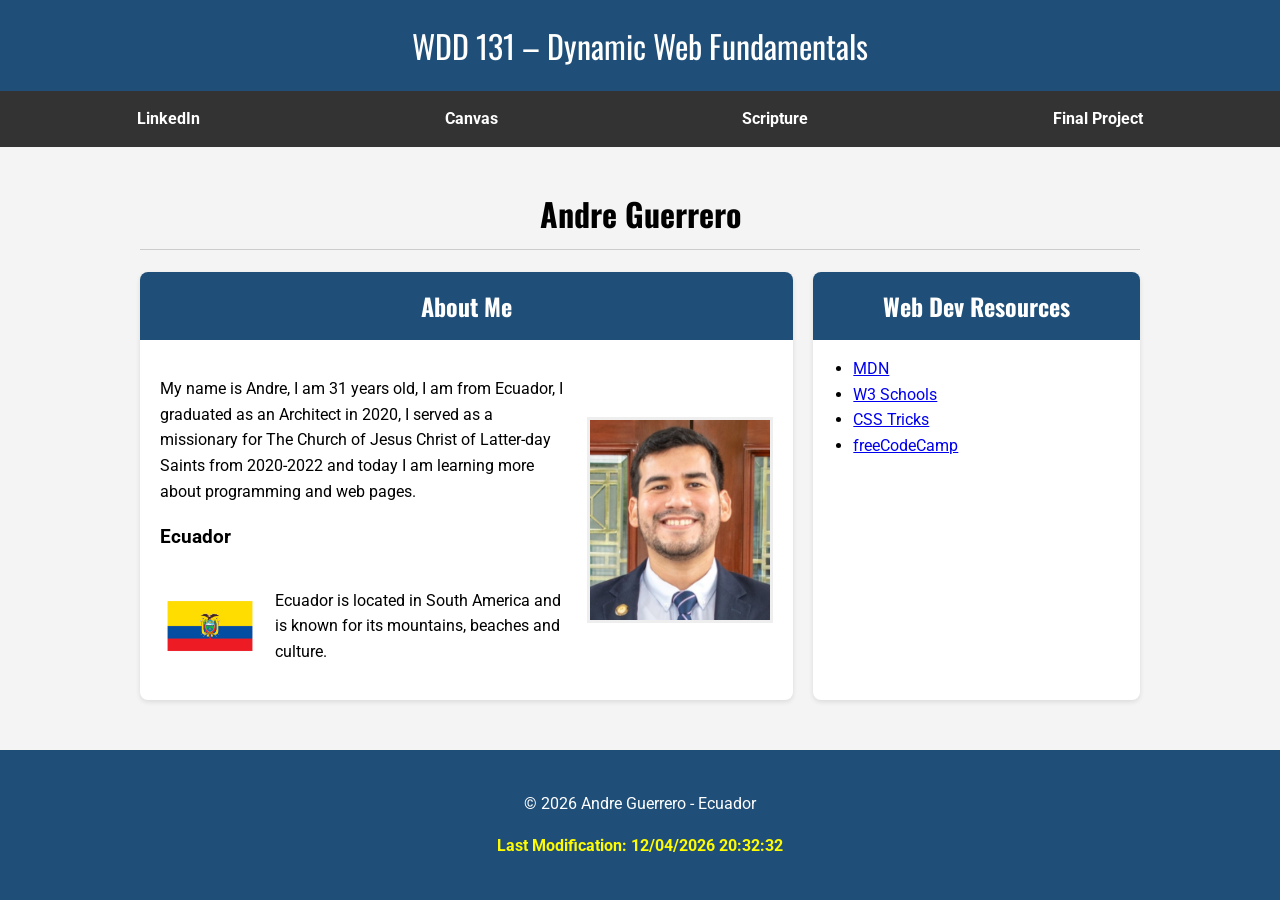
<file: index.html>
<!DOCTYPE html>
<html lang="en">

<head>
    <meta charset="UTF-8">
    <meta name="viewport" content="width=device-width, initial-scale=1.0">

    <title>WDD 131 – Dynamic Web Fundamentals – Andre Guerrero</title>

    <meta name="description"
        content="WDD 131 – Dynamic Web Fundamentals. Andre Guerrero. Home page project using HTML, CSS and JavaScript.">
    <meta name="author" content="Andre Guerrero">

    
    <link rel="preconnect" href="https://fonts.googleapis.com">
    <link rel="preconnect" href="https://fonts.gstatic.com" crossorigin>
    <link href="https://fonts.googleapis.com/css2?family=Oswald:wght@400;700&family=Roboto:wght@400;700&display=swap" rel="stylesheet">

    <link rel="stylesheet" href="styles/base.css">
    <script src="scripts/getdates.js" defer></script>
</head>

<body>
    <header>
        <span id="course-title">WDD 131 – Dynamic Web Fundamentals</span>
        <nav>
            <a href="https://www.linkedin.com/in/andre-david-guerrero-jacome-255a6b2b3/" target="_blank">LinkedIn</a>
            <a href="https://byupw.instructure.com/" target="_blank">Canvas</a>
            <a href="https://www.churchofjesuschrist.org/study/scriptures/bofm/mosiah/2?lang=eng#:~:text=40%20O%2C%20all,hath%20spoken%20it." target="_blank">Scripture</a>
            <a href="#">Final Project</a>
        </nav>
    </header>

    <main>
        <h1>Andre Guerrero</h1>

        <div class="cards">
            <section class="card">
                <h2>About Me</h2>
                <div class="about">
                    <div>
                        <p>
                            My name is Andre, I am 31 years old, I am from Ecuador,
                            I graduated as an Architect in 2020, I served as a missionary for The Church of Jesus Christ of Latter-day Saints from 2020-2022
                            and today I am learning more about programming and web pages.
                        </p>
                        <h3>Ecuador</h3>
                        <div class="country">
                            <img src="images/ecuador.avif" alt="Flag of Ecuador" width="120" height="80" loading="lazy">
                            <p>
                                Ecuador is located in South America and is known
                                for its mountains, beaches and culture.
                            </p>
                        </div>
                    </div>
                    
                    <img src="images/profile.jpg" alt="Andre Guerrero" class="profile" width="200" height="200" loading="lazy">
                </div>
            </section>

            <section class="card">
                <h2>Web Dev Resources</h2>
                <ul>
                    <li><a href="https://developer.mozilla.org/" target="_blank">MDN</a></li>
                    <li><a href="https://www.w3schools.com/" target="_blank">W3 Schools</a></li>
                    <li><a href="https://css-tricks.com/" target="_blank">CSS Tricks</a></li>
                    <li><a href="https://www.freecodecamp.org/" target="_blank">freeCodeCamp</a></li>
                </ul>
            </section>
        </div>
    </main>

    <footer>
        <p>
            &copy; <span id="currentyear"></span> Andre Guerrero - Ecuador
        </p>
        <p id="lastModified"></p>
    </footer>
</body>

</html>
</file>
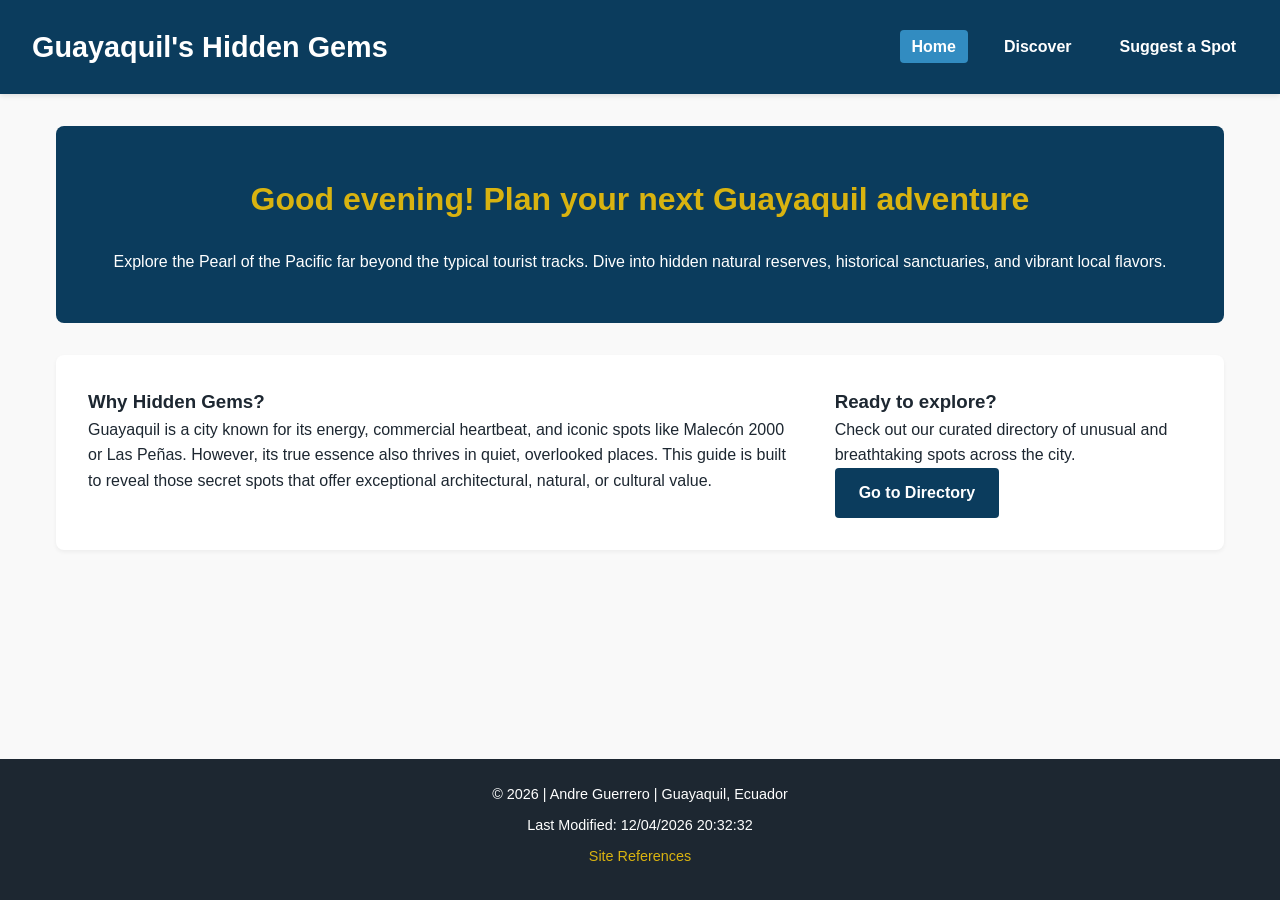
<file: project/index.html>
<!DOCTYPE html>
<html lang="en">
<head>
    <meta charset="UTF-8">
    <meta name="viewport" content="width=device-width, initial-scale=1.0">
    <title>Guayaquil's Hidden Gems | Home</title>
    <meta name="description" content="Discover the lesser-known cultural, natural, and historic spots of Guayaquil, Ecuador.">
    <link rel="stylesheet" href="styles/styles.css">
    <script src="scripts/main.js" defer></script>
</head>
<body>

    <header>
        <div class="logo-area">
            <h1>Guayaquil's Hidden Gems</h1>
        </div>
        <nav>
            <ul class="nav-links">
                <li><a href="index.html" class="active">Home</a></li>
                <li><a href="discover.html">Discover</a></li>
                <li><a href="suggest.html">Suggest a Spot</a></li>
            </ul>
        </nav>
    </header>

    <main>
        <section class="hero">
            <h2 id="greeting">Welcome to Guayaquil</h2>
            <p>Explore the Pearl of the Pacific far beyond the typical tourist tracks. Dive into hidden natural reserves, historical sanctuaries, and vibrant local flavors.</p>
        </section>

        <section class="intro-grid">
            <div class="intro-text">
                <h3>Why Hidden Gems?</h3>
                <p>Guayaquil is a city known for its energy, commercial heartbeat, and iconic spots like Malecón 2000 or Las Peñas. However, its true essence also thrives in quiet, overlooked places. This guide is built to reveal those secret spots that offer exceptional architectural, natural, or cultural value.</p>
            </div>
            <div class="intro-cta">
                <h3>Ready to explore?</h3>
                <p>Check out our curated directory of unusual and breathtaking spots across the city.</p>
                <a href="discover.html" class="btn">Go to Directory</a>
            </div>
        </section>
    </main>

    <footer>
        <p>&copy; <span id="currentyear"></span> | Andre Guerrero | Guayaquil, Ecuador</p>
        <p id="lastModified"></p>
        <p><a href="references.html">Site References</a></p>
    </footer>

</body>
</html>
</file>
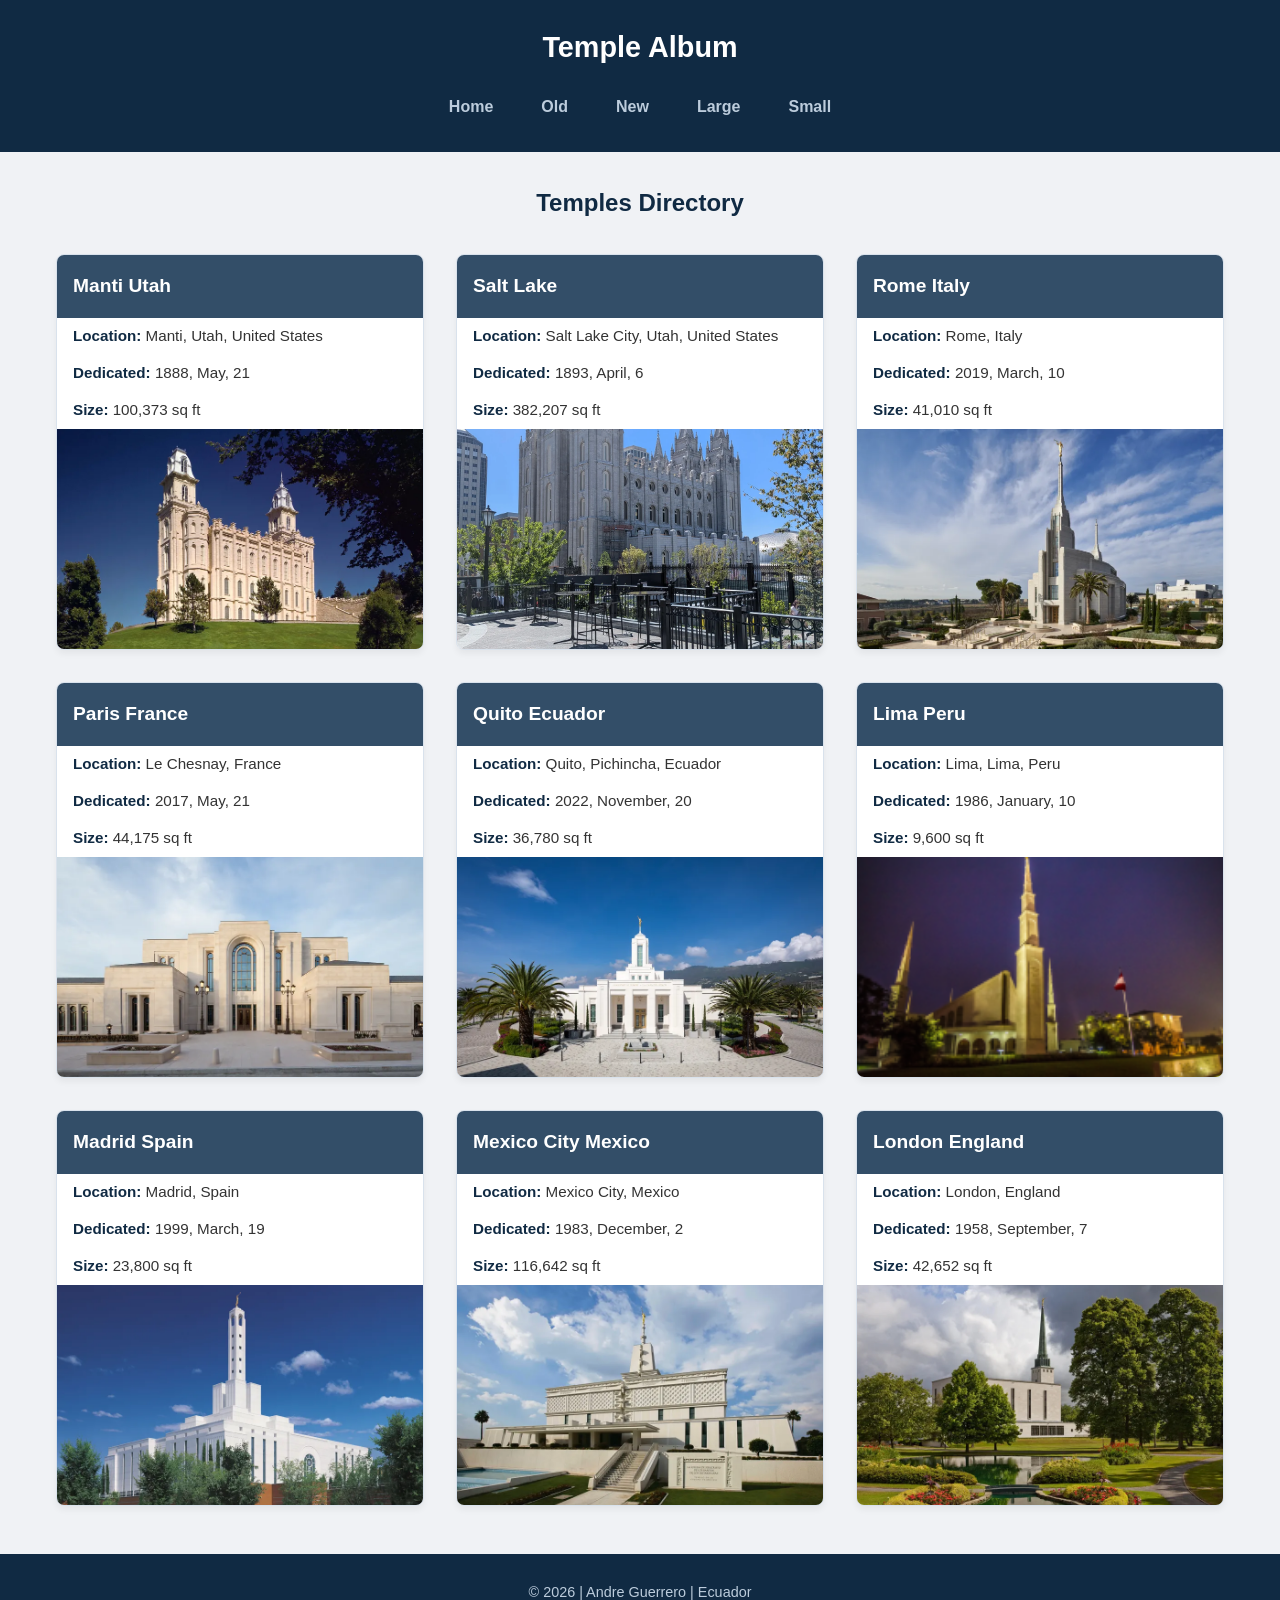
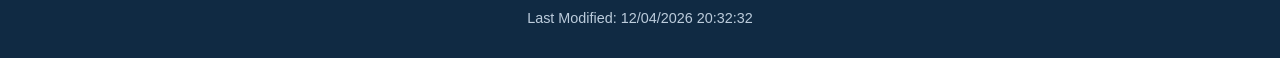
<file: filtered-temples.html>
<!DOCTYPE html>
<html lang="en">
<head>
    <meta charset="UTF-8">
    <meta name="viewport" content="width=device-width, initial-scale=1.0">
    <title>W04 Assignment: Filtered Temples</title>
    <meta name="description" content="Dynamic Temple Album Enhancement webpage using JavaScript array filtering and native lazy loading for WDD 131.">
    <meta name="author" content="Andre Guerrero">
    <link rel="stylesheet" href="./styles/filtered-temples.css">
    <script src="./scripts/filtered-temples.js" defer></script>
</head>
<body>
    <header>
        <h1>Temple Album</h1>
        <button id="menu" aria-label="Toggle Menu">&#9776;</button>
        
        <nav>
            <ul class="navigation">
                <li><a href="#" id="home">Home</a></li>
                <li><a href="#" id="old">Old</a></li>
                <li><a href="#" id="new">New</a></li>
                <li><a href="#" id="large">Large</a></li>
                <li><a href="#" id="small">Small</a></li>
            </ul>
        </nav>
    </header>

    <main>
        <h2>Temples Directory</h2>
        <div id="temple-cards-container"></div>
    </main>

    <footer>
        <p>&copy; <span id="currentyear"></span> | Andre Guerrero | Ecuador</p>
        <p>Last Modified: <span id="lastModified"></span></p>
    </footer>
</body>
</html>
</file>
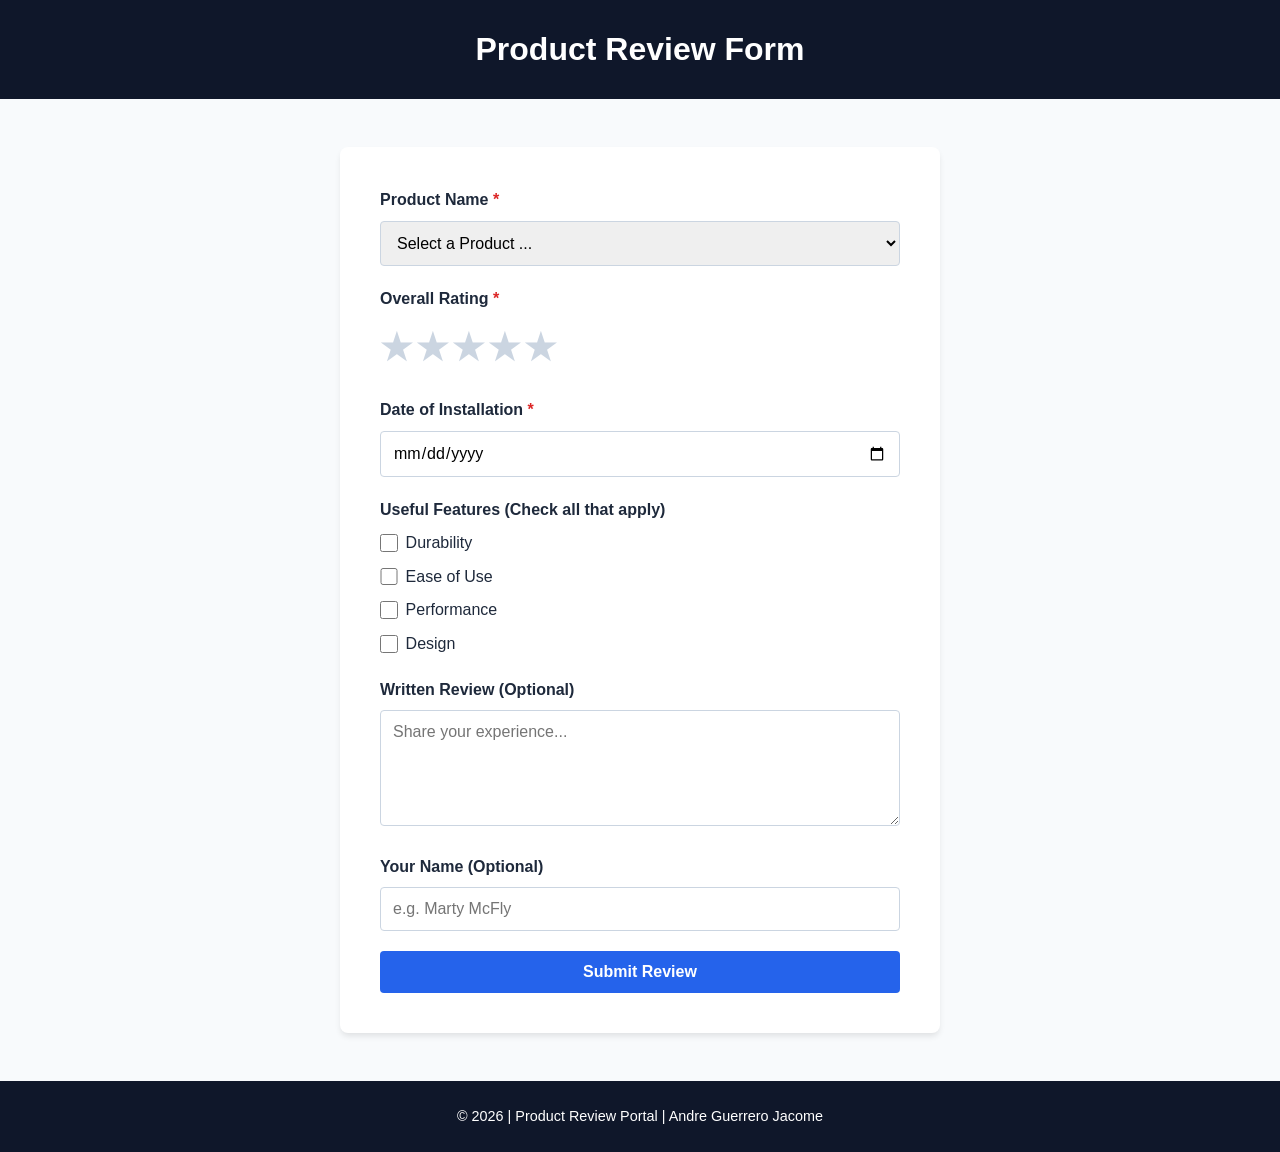
<file: form.html>
<!DOCTYPE html>
<html lang="en">
<head>
    <meta charset="UTF-8">
    <meta name="viewport" content="width=device-width, initial-scale=1.0">
    <meta name="description" content="Product review form portal for subatomic and future tech components testing.">
    <meta name="author" content="Your Name Here">
    <title>Review: Product Review Form</title>
    <link rel="stylesheet" href="styles/form.css">
    <script src="scripts/form.js" defer></script>
</head>
<body>
    <header>
        <h1>Product Review Form</h1>
    </header>

    <main>
        <form action="review.html" method="get" class="review-form">
            
            <div class="form-group">
                <label for="product-name">Product Name <span class="required">*</span></label>
                <select id="product-name" name="productName" required>
                    <option value="" disabled selected>Select a Product ...</option>
                </select>
            </div>

            <fieldset class="form-group">
                <legend>Overall Rating <span class="required">*</span></legend>
                <div class="star-rating">
                    <input type="radio" id="star5" name="rating" value="5" required>
                    <label for="star5" title="5 stars">&#9733;</label>
                    
                    <input type="radio" id="star4" name="rating" value="4" required>
                    <label for="star4" title="4 stars">&#9733;</label>
                    
                    <input type="radio" id="star3" name="rating" value="3" required>
                    <label for="star3" title="3 stars">&#9733;</label>
                    
                    <input type="radio" id="star2" name="rating" value="2" required>
                    <label for="star2" title="2 stars">&#9733;</label>
                    
                    <input type="radio" id="star1" name="rating" value="1" required>
                    <label for="star1" title="1 star">&#9733;</label>
                </div>
            </fieldset>

            <div class="form-group">
                <label for="installation-date">Date of Installation <span class="required">*</span></label>
                <input type="date" id="installation-date" name="installationDate" required>
            </div>

            <fieldset class="form-group">
                <legend>Useful Features (Check all that apply)</legend>
                <div class="checkbox-group">
                    <div class="checkbox-option">
                        <input type="checkbox" id="feature-durability" name="features" value="durability">
                        <label for="feature-durability">Durability</label>
                    </div>
                    <div class="checkbox-option">
                        <input type="checkbox" id="feature-ease" name="features" value="ease-of-use">
                        <label for="feature-ease">Ease of Use</label>
                    </div>
                    <div class="checkbox-option">
                        <input type="checkbox" id="feature-performance" name="features" value="performance">
                        <label for="feature-performance">Performance</label>
                    </div>
                    <div class="checkbox-option">
                        <input type="checkbox" id="feature-design" name="features" value="design">
                        <label for="feature-design">Design</label>
                    </div>
                </div>
            </fieldset>

            <div class="form-group">
                <label for="written-review">Written Review (Optional)</label>
                <textarea id="written-review" name="writtenReview" rows="5" placeholder="Share your experience..."></textarea>
            </div>

            <div class="form-group">
                <label for="user-name">Your Name (Optional)</label>
                <input type="text" id="user-name" name="userName" placeholder="e.g. Marty McFly">
            </div>

            <button type="submit" class="submit-btn">Submit Review</button>
        </form>
    </main>

    <footer>
        <p>&copy; 2026 | Product Review Portal | Andre Guerrero Jacome</p>
    </footer>
</body>
</html>
</file>
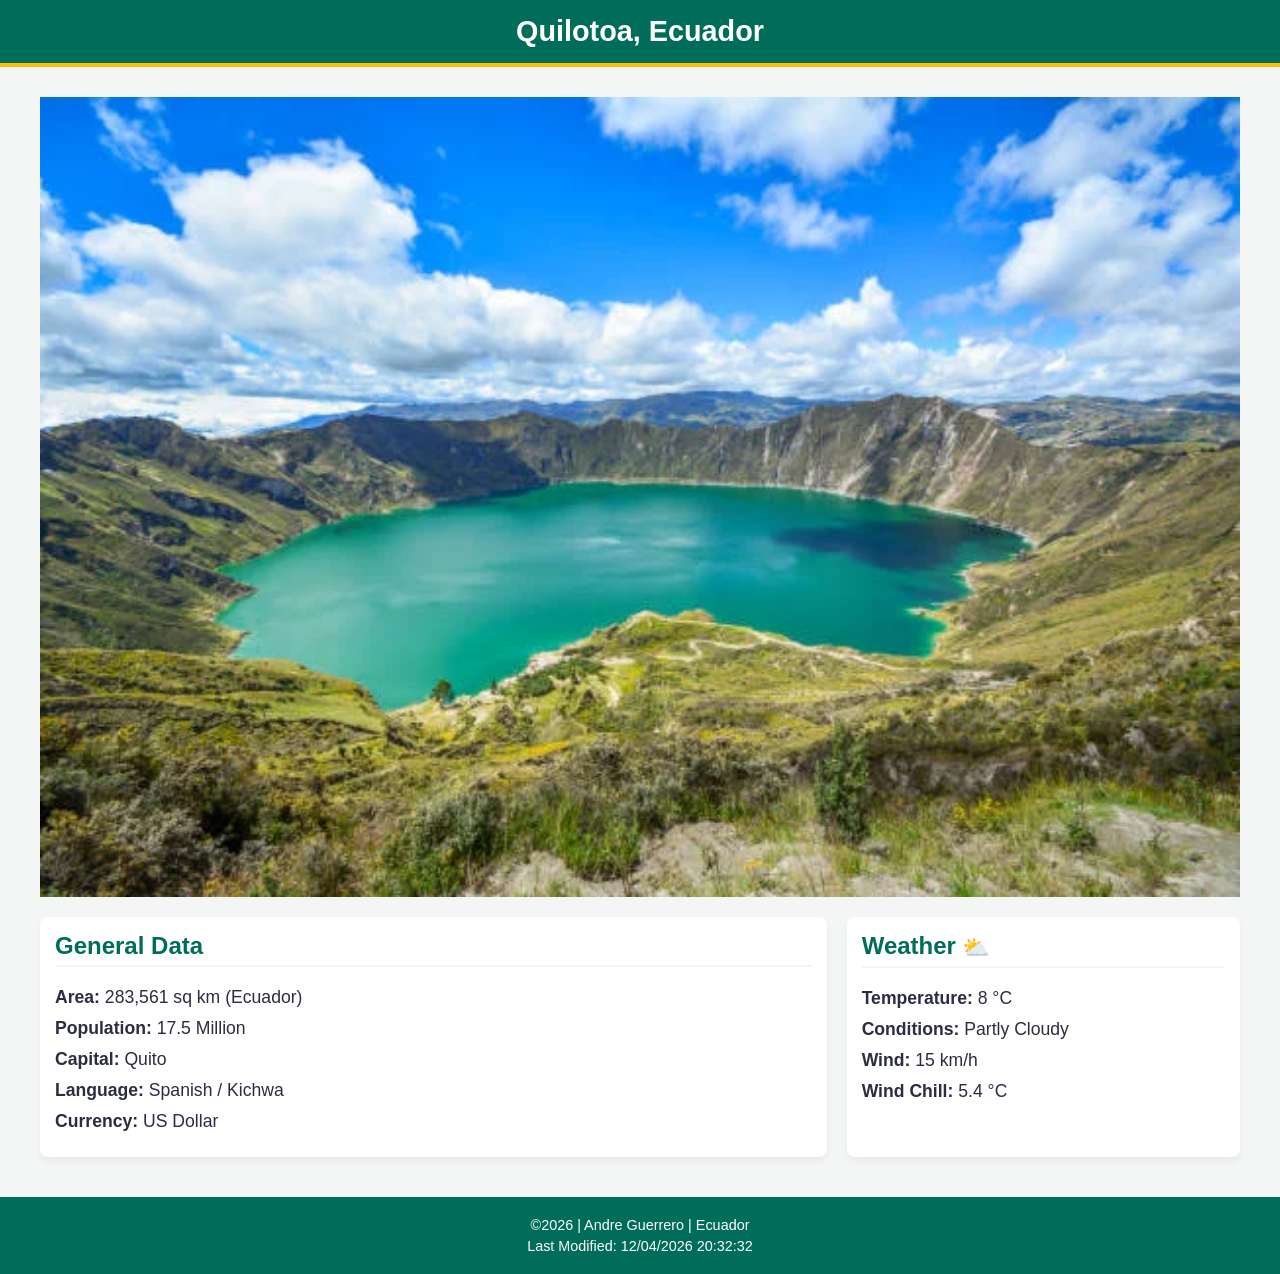
<file: place.html>
<!DOCTYPE html>
<html lang="en">
<head>
    <meta charset="UTF-8">
    <meta name="viewport" content="width=device-width, initial-scale=1.0">
    <title>WDD 131 - Quilotoa, Ecuador</title>
    <meta name="description" content="Data and weather page for the Quilotoa Lake in Ecuador for the WDD 131 course.">
    <meta name="author" content="Andre Guerrero"> 
    <link rel="stylesheet" href="styles/place.css">
    <script src="scripts/place.js" defer></script>
</head>
<body>
    <header>
        <h1>Quilotoa, Ecuador</h1>
    </header>

    <main>
        <div class="hero-container">
            <picture>
                <source media="(min-width: 900px)" srcset="images/quilotoa-ecuador.webp">
                <img src="images/quilotoa-ecuador.webp" alt="Panoramic view of the emerald green Quilotoa crater lake" loading="lazy" width="800" height="500">
            </picture>
        </div>

        <section class="data-card facts">
            <h2>General Data</h2>
            <ul>
                <li><strong>Area:</strong> 283,561 sq km (Ecuador)</li>
                <li><strong>Population:</strong> 17.5 Million</li>
                <li><strong>Capital:</strong> Quito</li>
                <li><strong>Language:</strong> Spanish / Kichwa</li>
                <li><strong>Currency:</strong> US Dollar</li>
            </ul>
        </section>

        <section class="data-card weather">
            <h2 class="weather-heading">Weather</h2>
            
            <div class="weather-icon-mobile">
                <img src="images/weather-svgrepo-com.svg" alt="cloudy weather icon" width="50" height="50">
            </div>

            <ul class="weather-info">
                <li><strong>Temperature:</strong> <span id="temp">8</span> °C</li>
                <li><strong>Conditions:</strong> Partly Cloudy</li>
                <li><strong>Wind:</strong> <span id="wind">15</span> km/h</li>
                <li><strong>Wind Chill:</strong> <span id="windchill"></span></li>
            </ul>
        </section>
    </main>

    <footer>
        <p>&copy;<span id="currentyear"></span> | Andre Guerrero | Ecuador</p>
        <p id="lastModified"></p>
    </footer>
</body>
</html>
</file>
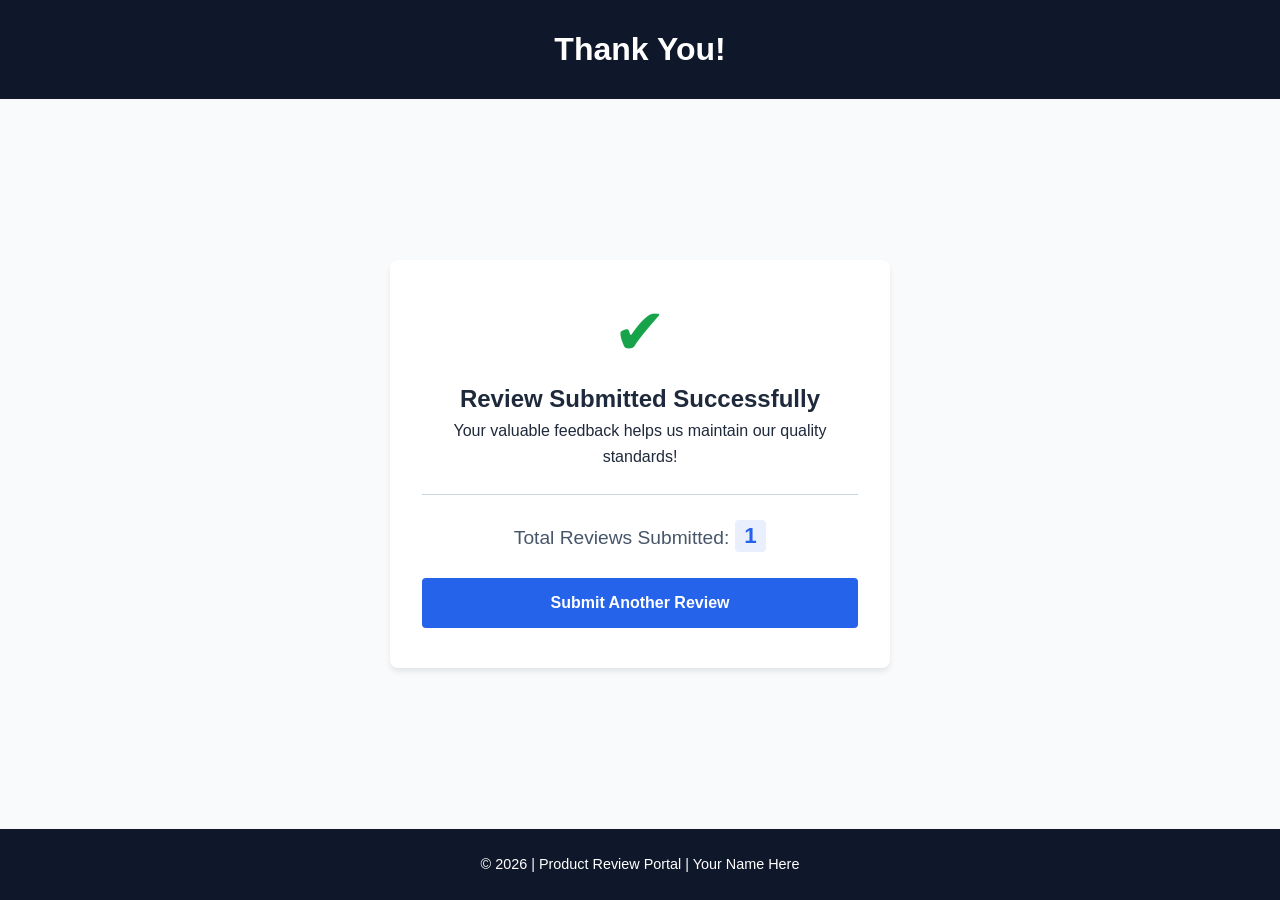
<file: review.html>
<!DOCTYPE html>
<html lang="en">
<head>
    <meta charset="UTF-8">
    <meta name="viewport" content="width=device-width, initial-scale=1.0">
    <title>Review Confirmation</title>
    <link rel="stylesheet" href="styles/form.css">
    <script src="scripts/form.js" defer></script>
</head>
<body>
    <header>
        <h1>Thank You!</h1>
    </header>

    <main class="confirmation-container">
        <div class="confirmation-card">
            <div class="success-icon">&#10004;</div>
            <h2>Review Submitted Successfully</h2>
            <p>Your valuable feedback helps us maintain our quality standards!</p>
            
            <hr>
            
            <p class="counter-display">
                Total Reviews Submitted: <strong id="review-counter">0</strong>
            </p>
            
            <a href="form.html" class="back-btn">Submit Another Review</a>
        </div>
    </main>

    <footer>
        <p>&copy; 2026 | Product Review Portal | Your Name Here</p>
    </footer>
</body>
</html>
</file>
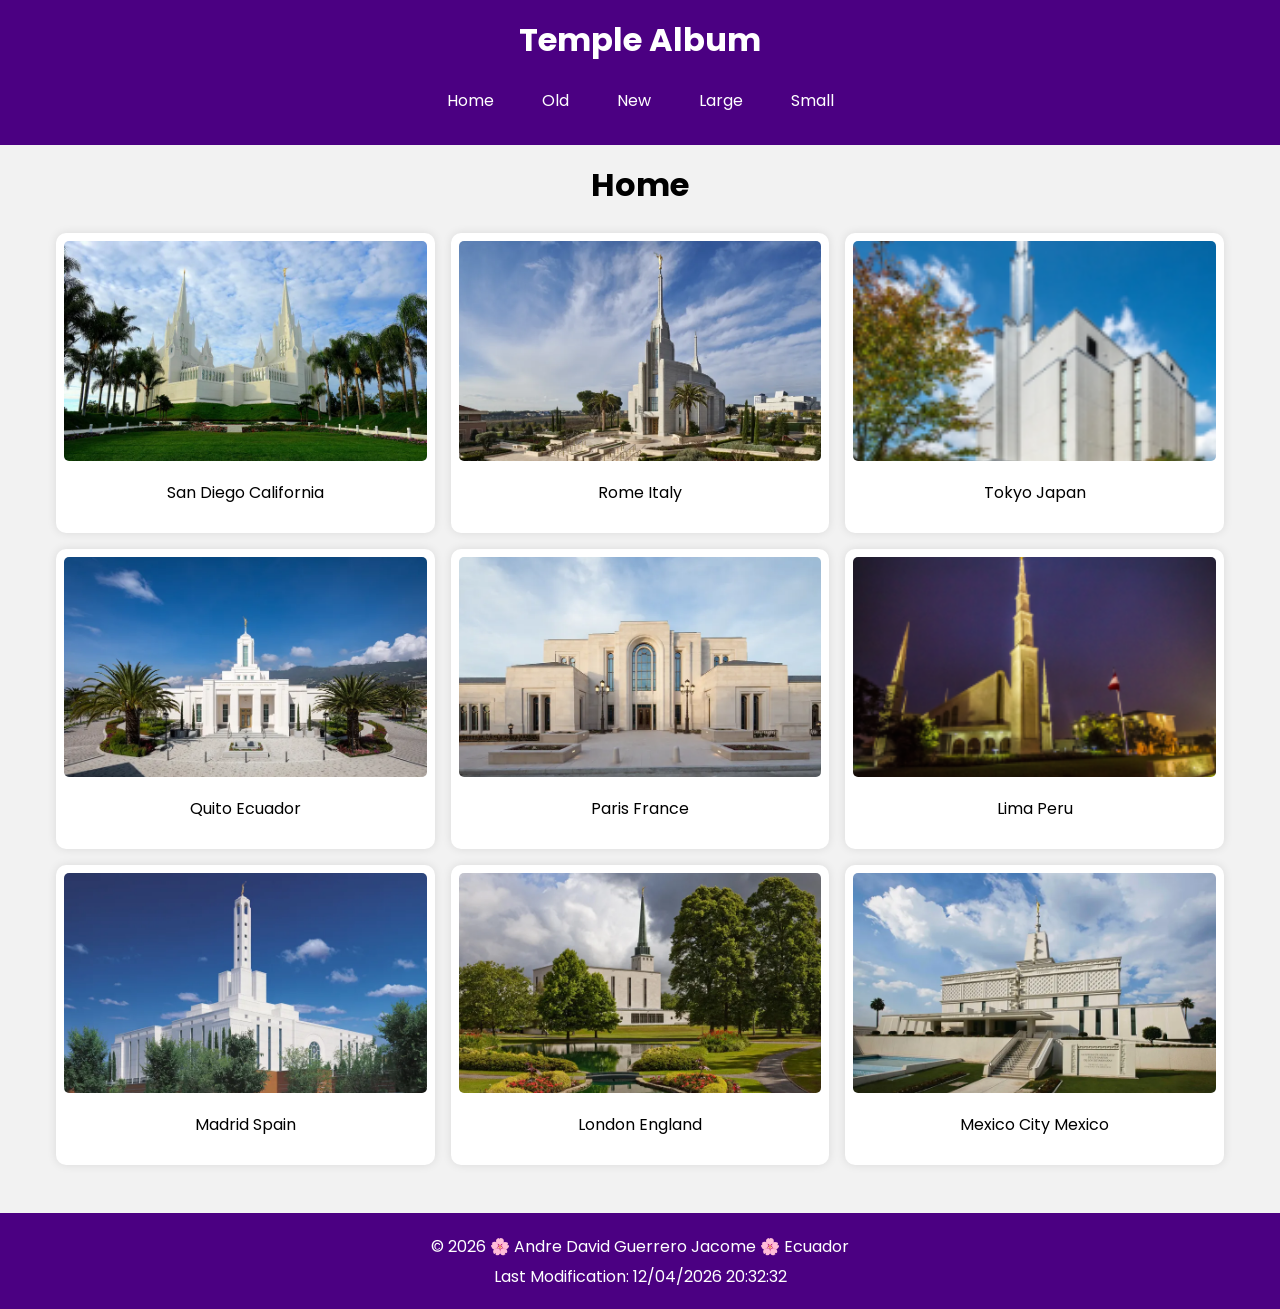
<file: temple.html>
<!DOCTYPE html>
<html lang="en">
    
<head>
    <meta charset="UTF-8">

    <meta name="viewport" content="width=device-width, initial-scale=1.0">

    <title>Temple Album</title>

    <meta name="description"
    content="Responsive Temple Album project using HTML, CSS Grid, Flexbox, media queries, and JavaScript navigation menu.">

    <meta name="author" content="Andre David Guerrero Jacome">

    <link rel="preconnect" href="https://fonts.googleapis.com">

    <link rel="preconnect" href="https://fonts.gstatic.com" crossorigin>

    <link
    href="https://fonts.googleapis.com/css2?family=Poppins:wght@300;400;700&display=swap"
    rel="stylesheet">

    <link rel="stylesheet" href="styles/temples.css">

    <link rel="stylesheet" href="styles/temples-large.css">

    <script src="scripts/temples.js" defer></script>

</head>
<body>
    <header>
        <h1>Temple Album</h1>
        <button id="menu"></button>
        <nav>

            <a href="#">Home</a>

            <a href="#">Old</a>

            <a href="#">New</a>

            <a href="#">Large</a>

            <a href="#">Small</a>
        </nav>
    </header>
    <main>
        <h2>Home</h2>
        <div class="gallery">
            <figure>
                <img src="images/san-diego-california.webp" alt="Temple" loading="lazy">
                <figcaption>San Diego California</figcaption>
            </figure>

            <figure>
                <img src="images/rome-italy-temple.webp" alt="Temple" loading="lazy">
                <figcaption>Rome Italy</figcaption>
            </figure>

            <figure>
                <img src="images/tokyo-japan-temple.webp" alt="Temple" loading="lazy">
                <figcaption>Tokyo Japan</figcaption>
            </figure>

            <figure>
                <img src="images/quito-ecuador-temple.webp" alt="Temple" loading="lazy">
                <figcaption>Quito Ecuador</figcaption>
            </figure>

            <figure>
                <img src="images/paris-francia-temple.webp" alt="Temple" loading="lazy">
                <figcaption>Paris France</figcaption>
            </figure>

            <figure>
                <img src="images/lima-peru-temple.webp" alt="Temple" loading="lazy">
                <figcaption>Lima Peru</figcaption>
            </figure>

            <figure>
                <img src="images/madrid-spain-temple.webp" alt="Temple" loading="lazy">
                <figcaption>Madrid Spain</figcaption>
            </figure>

            <figure>
                <img src="images/london-england-temple.webp" alt="Temple" loading="lazy">
                <figcaption>London England</figcaption>
            </figure>

            <figure>
                <img src="images/mexico-city-mexico.webp" alt="Temple" loading="lazy">
                <figcaption>Mexico City Mexico</figcaption>
            </figure>
        </div>
    </main>
    <footer>
        <p>
            &copy;
            <span id="currentyear"></span>
            🌸 Andre David Guerrero Jacome 🌸 Ecuador
        </p>
        <p id="lastModified"></p>
    </footer>
</body>
</html>
</file>
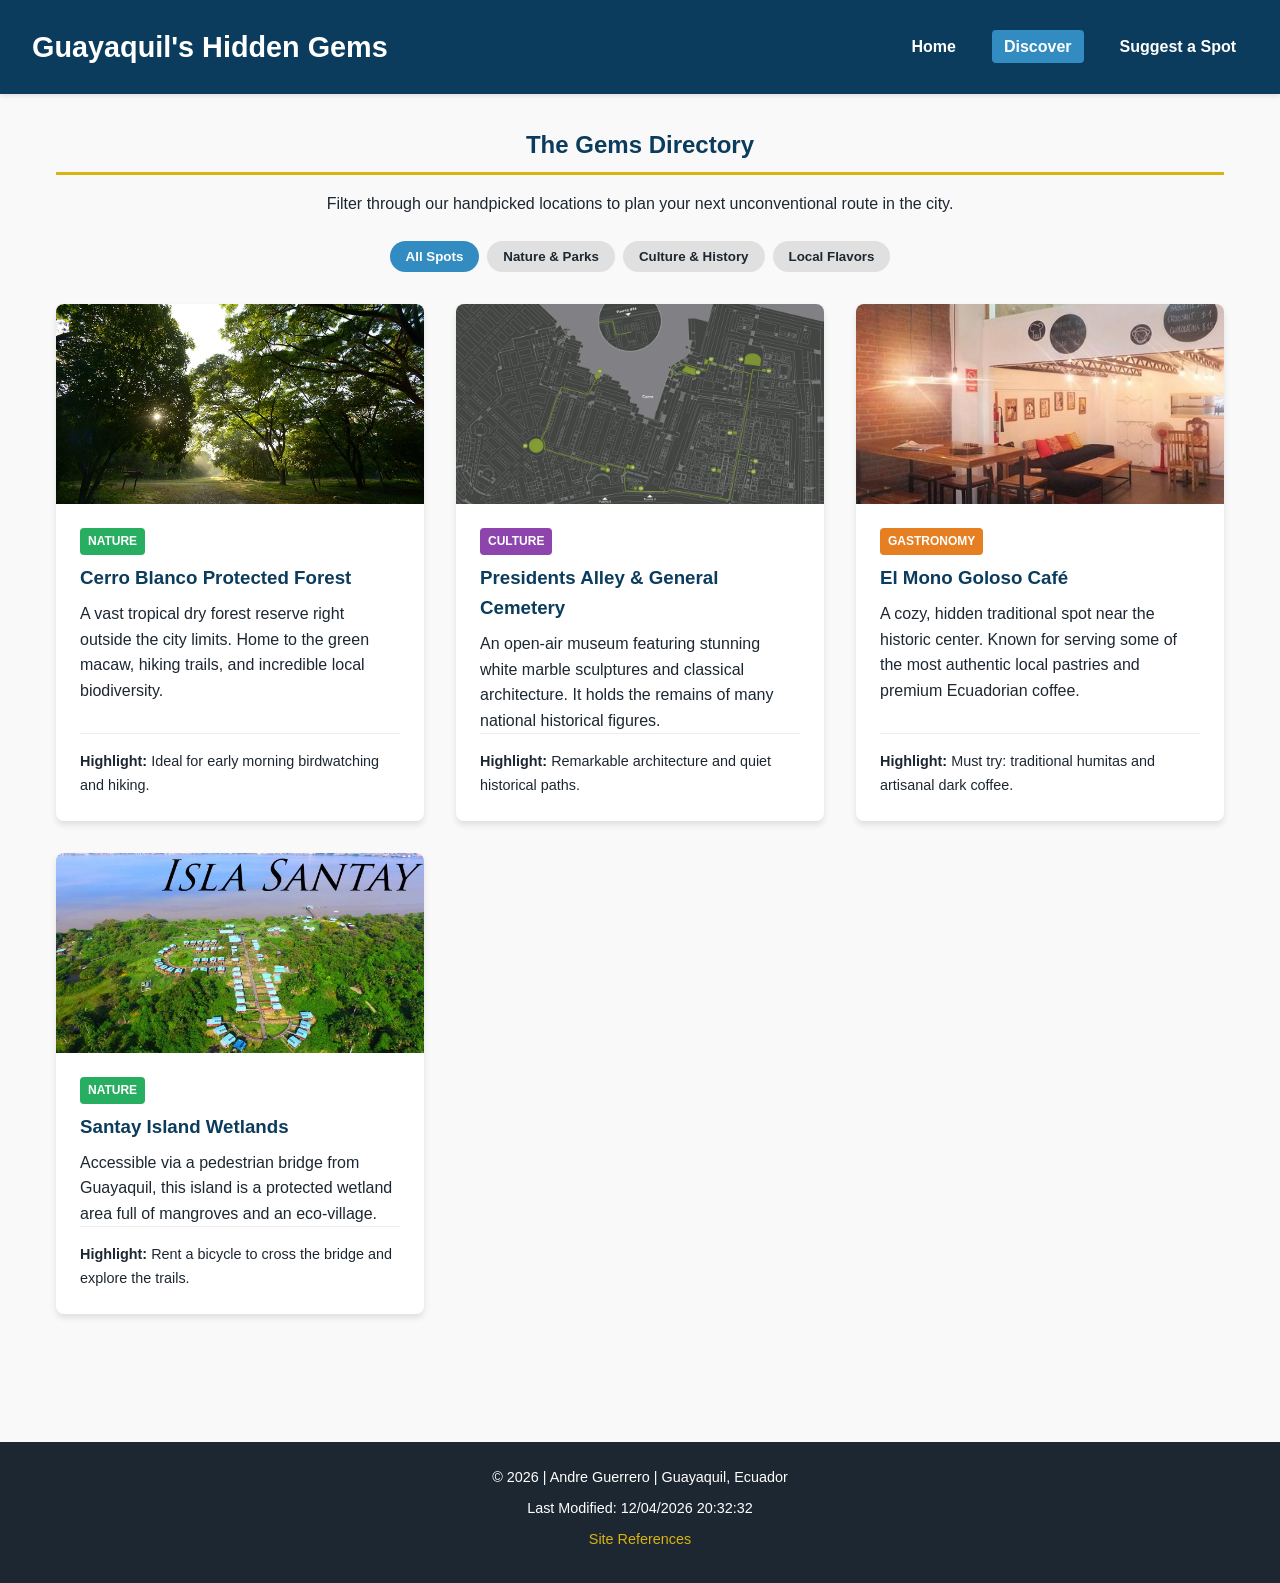
<file: project/discover.html>
<!DOCTYPE html>
<html lang="en">
<head>
    <meta charset="UTF-8">
    <meta name="viewport" content="width=device-width, initial-scale=1.0">
    <title>Guayaquil's Hidden Gems | Discover</title>
    <meta name="description" content="Browse through a curated directory of Guayaquil's best-kept secrets, filters by category.">
    <link rel="stylesheet" href="styles/styles.css">
    <script src="scripts/main.js" defer></script>
</head>
<body>

    <header>
        <div class="logo-area">
            <h1>Guayaquil's Hidden Gems</h1>
        </div>
        <nav>
            <ul class="nav-links">
                <li><a href="index.html">Home</a></li>
                <li><a href="discover.html" class="active">Discover</a></li>
                <li><a href="suggest.html">Suggest a Spot</a></li>
            </ul>
        </nav>
    </header>

    <main>
        <section class="directory-intro">
            <h2>The Gems Directory</h2>
            <p>Filter through our handpicked locations to plan your next unconventional route in the city.</p>
            
            <div class="filters">
                <button class="filter-btn active" data-category="all">All Spots</button>
                <button class="filter-btn" data-category="nature">Nature & Parks</button>
                <button class="filter-btn" data-category="culture">Culture & History</button>
                <button class="filter-btn" data-category="gastronomy">Local Flavors</button>
            </div>
        </section>

        <section id="gems-container" class="gems-grid">
            </section>
    </main>

    <footer>
        <p>&copy; <span id="currentyear"></span> | Andre Guerrero | Guayaquil, Ecuador</p>
        <p id="lastModified"></p>
        <p><a href="references.html">Site References</a></p>
    </footer>

</body>
</html>
</file>
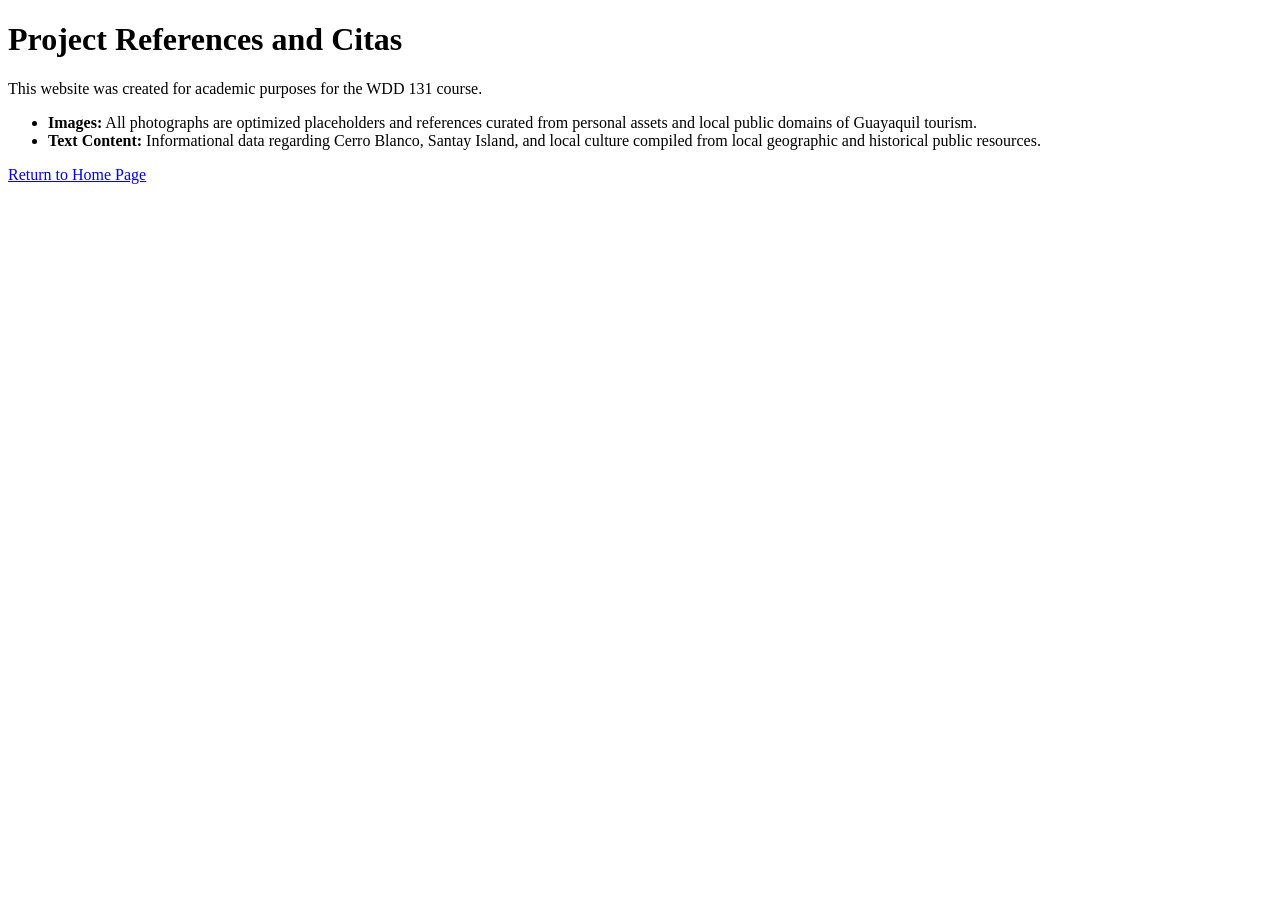
<file: project/references.html>
<!DOCTYPE html>
<html lang="en">
<head>
    <meta charset="UTF-8">
    <title>Site References | Guayaquil's Hidden Gems</title>
</head>
<body>
    <h1>Project References and Citas</h1>
    <p>This website was created for academic purposes for the WDD 131 course.</p>
    <ul>
        <li><strong>Images:</strong> All photographs are optimized placeholders and references curated from personal assets and local public domains of Guayaquil tourism.</li>
        <li><strong>Text Content:</strong> Informational data regarding Cerro Blanco, Santay Island, and local culture compiled from local geographic and historical public resources.</li>
    </ul>
    <p><a href="index.html">Return to Home Page</a></p>
</body>
</html>
</file>
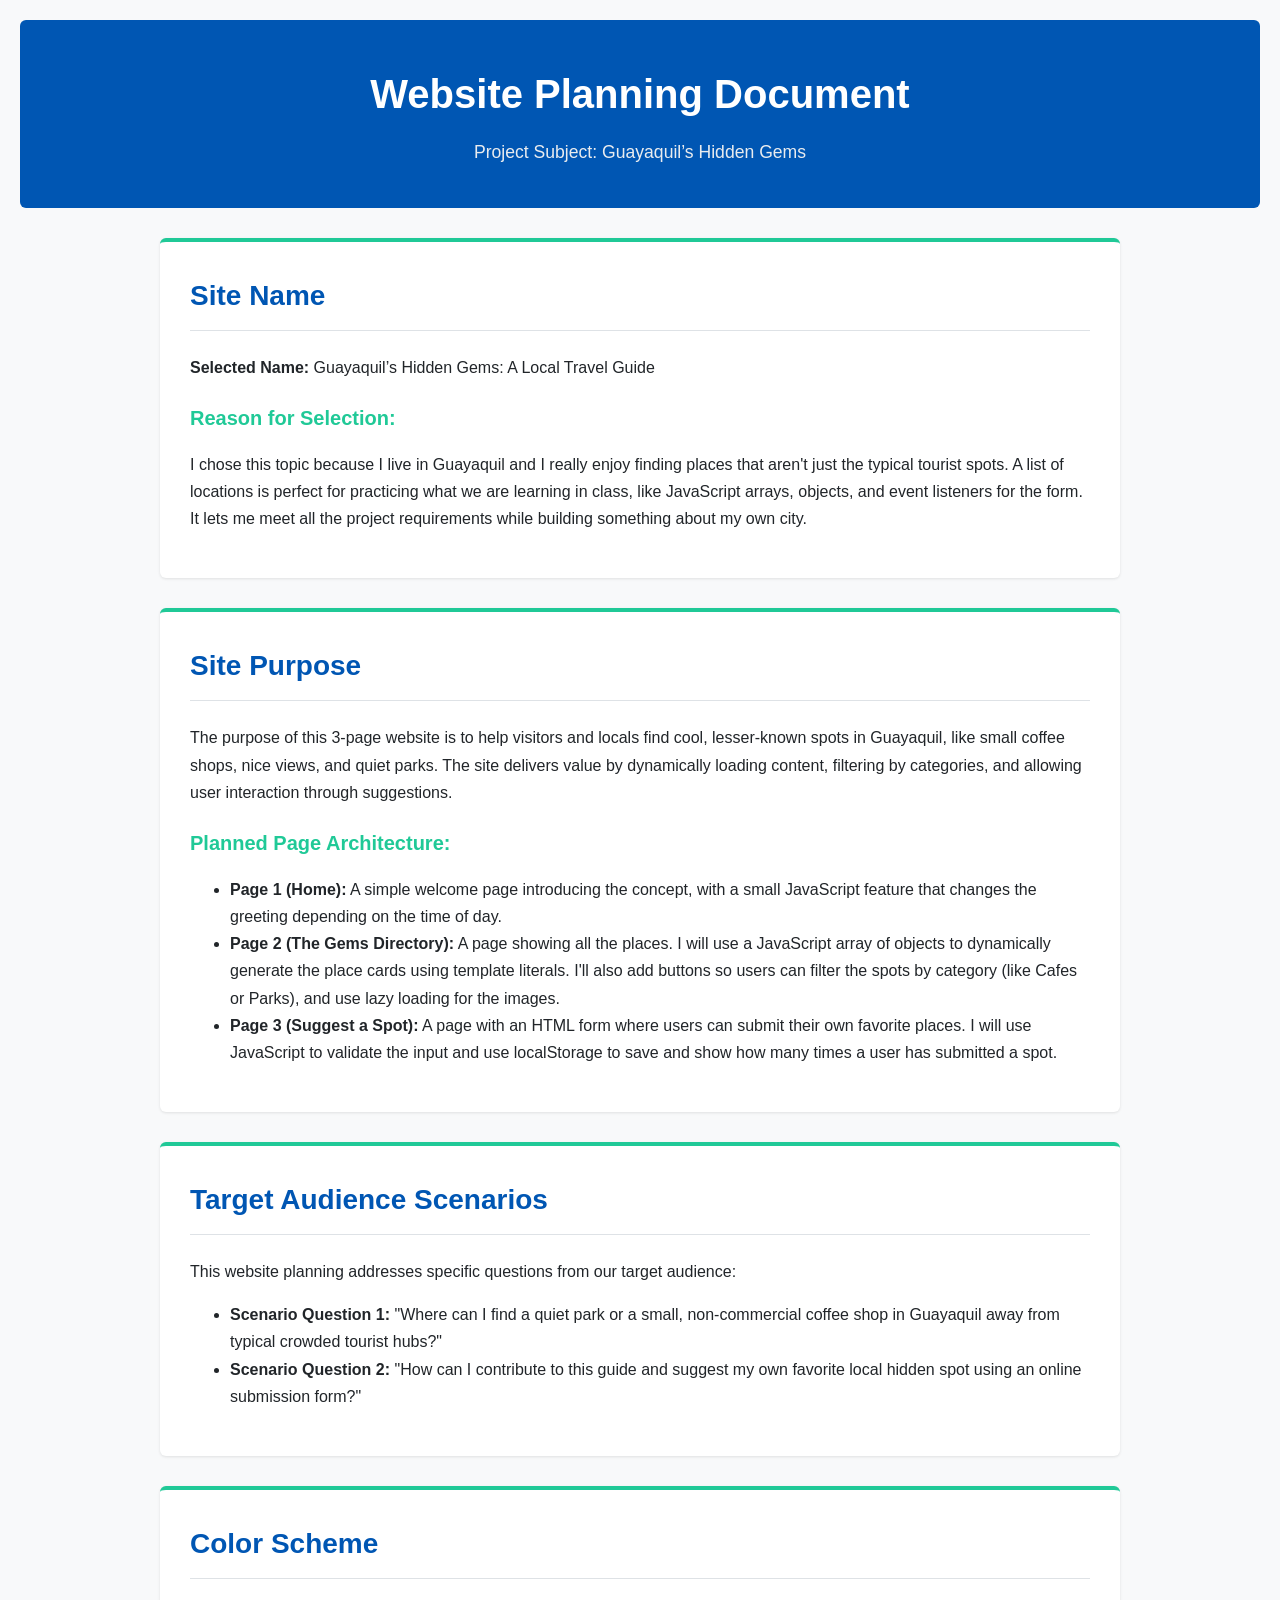
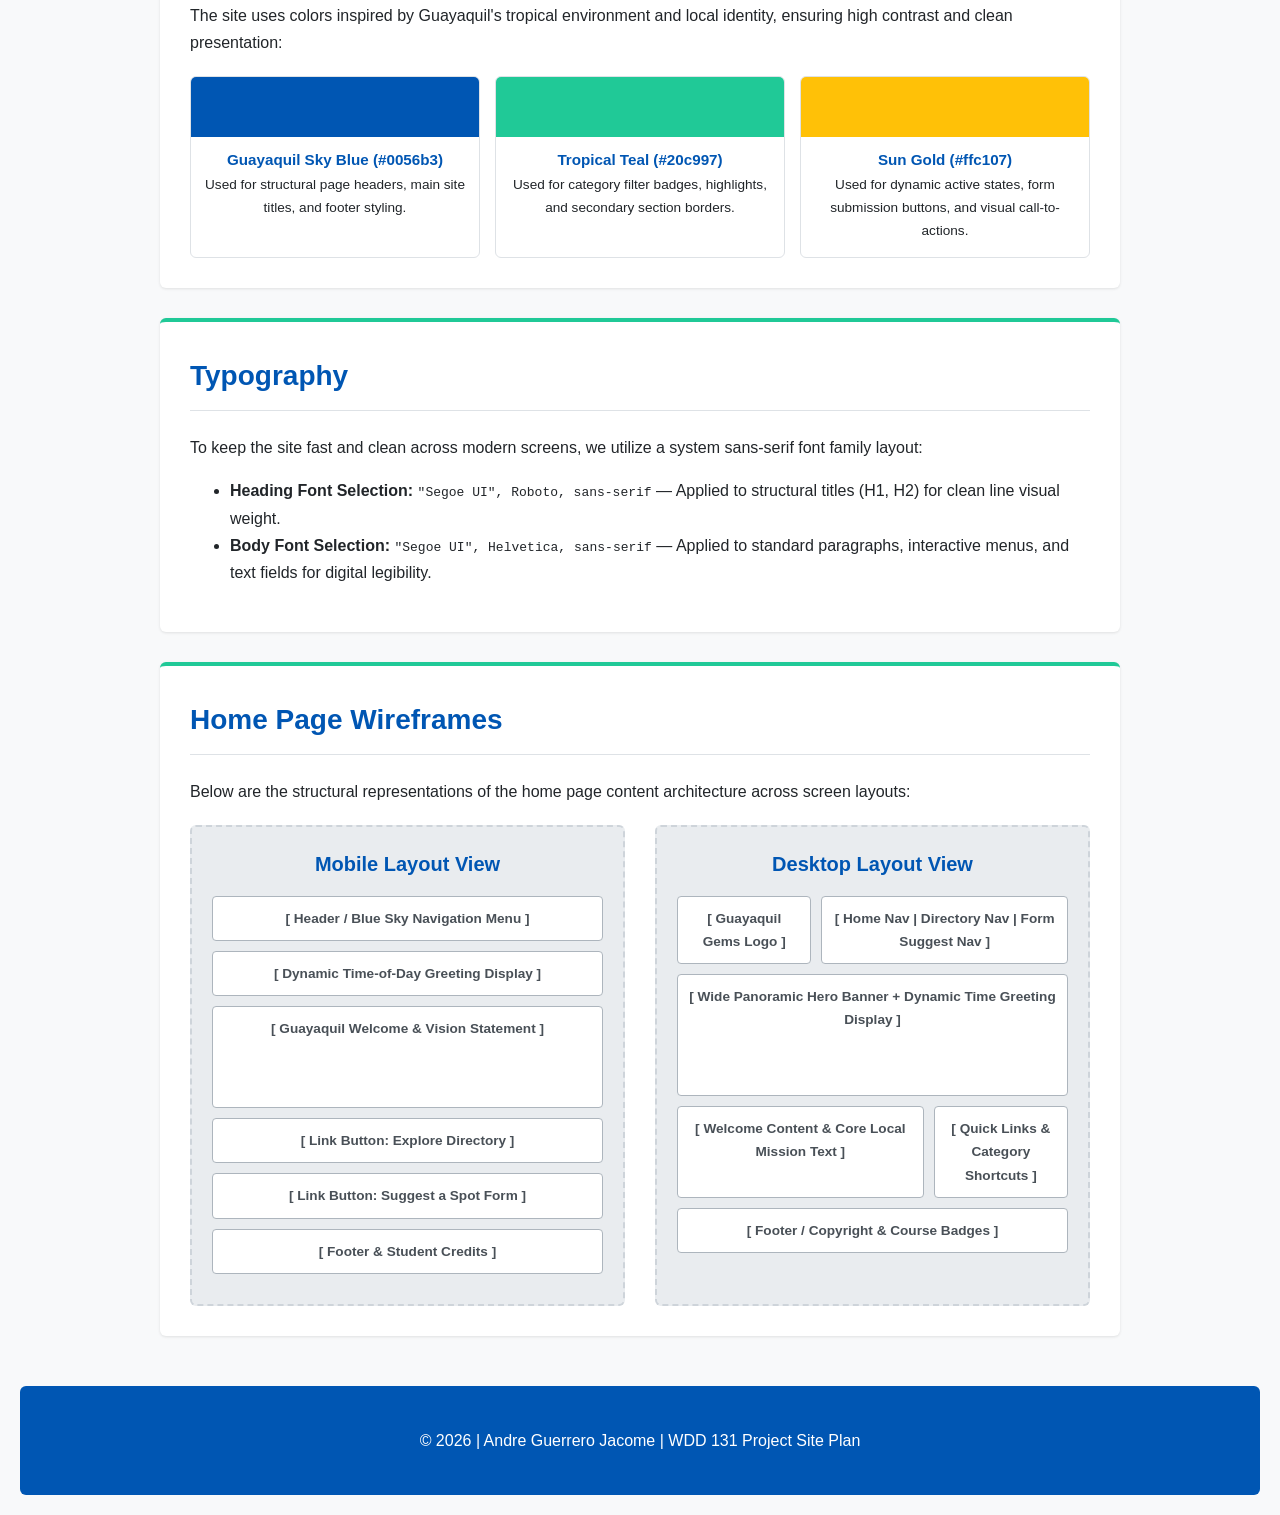
<file: project/siteplan.html>
<!DOCTYPE html>
<html lang="en">
<head>
    <meta charset="UTF-8">
    <meta name="viewport" content="width=device-width, initial-scale=1.0">
    <title>Guayaquil's Hidden Gems - Site Plan Product Review</title>
    <meta name="description" content="Comprehensive website planning document and architecture blueprint for Guayaquil's Hidden Gems local travel guide.">
    <meta name="author" content="Andre Guerrero Jacome">
    <link rel="stylesheet" href="styles/siteplan.css">
</head>
<body>

    <header>
        <h1>Website Planning Document</h1>
        <p>Project Subject: Guayaquil’s Hidden Gems</p>
    </header>

    <main>
        <section id="site-name">
            <h2>Site Name</h2>
            <p><strong>Selected Name:</strong> Guayaquil’s Hidden Gems: A Local Travel Guide</p>
            <h3>Reason for Selection:</h3>
            <p>I chose this topic because I live in Guayaquil and I really enjoy finding places that aren't just the typical tourist spots. A list of locations is perfect for practicing what we are learning in class, like JavaScript arrays, objects, and event listeners for the form. It lets me meet all the project requirements while building something about my own city.</p>
        </section>

        <section id="site-purpose">
            <h2>Site Purpose</h2>
            <p>The purpose of this 3-page website is to help visitors and locals find cool, lesser-known spots in Guayaquil, like small coffee shops, nice views, and quiet parks. The site delivers value by dynamically loading content, filtering by categories, and allowing user interaction through suggestions.</p>
            <h3>Planned Page Architecture:</h3>
            <ul>
                <li><strong>Page 1 (Home):</strong> A simple welcome page introducing the concept, with a small JavaScript feature that changes the greeting depending on the time of day.</li>
                <li><strong>Page 2 (The Gems Directory):</strong> A page showing all the places. I will use a JavaScript array of objects to dynamically generate the place cards using template literals. I'll also add buttons so users can filter the spots by category (like Cafes or Parks), and use lazy loading for the images.</li>
                <li><strong>Page 3 (Suggest a Spot):</strong> A page with an HTML form where users can submit their own favorite places. I will use JavaScript to validate the input and use localStorage to save and show how many times a user has submitted a spot.</li>
            </ul>
        </section>

        <section id="scenarios">
            <h2>Target Audience Scenarios</h2>
            <p>This website planning addresses specific questions from our target audience:</p>
            <ul>
                <li><strong>Scenario Question 1:</strong> "Where can I find a quiet park or a small, non-commercial coffee shop in Guayaquil away from typical crowded tourist hubs?"</li>
                <li><strong>Scenario Question 2:</strong> "How can I contribute to this guide and suggest my own favorite local hidden spot using an online submission form?"</li>
            </ul>
        </section>

        <section id="color-schema">
            <h2>Color Scheme</h2>
            <p>The site uses colors inspired by Guayaquil's tropical environment and local identity, ensuring high contrast and clean presentation:</p>
            
            <div class="palette-container">
                <div class="palette-card">
                    <div class="color-swatch primary-swatch"></div>
                    <div class="swatch-label">Guayaquil Sky Blue (#0056b3)</div>
                    <div class="swatch-desc">Used for structural page headers, main site titles, and footer styling.</div>
                </div>
                <div class="palette-card">
                    <div class="color-swatch secondary-swatch"></div>
                    <div class="swatch-label">Tropical Teal (#20c997)</div>
                    <div class="swatch-desc">Used for category filter badges, highlights, and secondary section borders.</div>
                </div>
                <div class="palette-card">
                    <div class="color-swatch accent-swatch"></div>
                    <div class="swatch-label">Sun Gold (#ffc107)</div>
                    <div class="swatch-desc">Used for dynamic active states, form submission buttons, and visual call-to-actions.</div>
                </div>
            </div>
        </section>

        <section id="typography">
            <h2>Typography</h2>
            <p>To keep the site fast and clean across modern screens, we utilize a system sans-serif font family layout:</p>
            <ul>
                <li><strong>Heading Font Selection:</strong> <code>"Segoe UI", Roboto, sans-serif</code> — Applied to structural titles (H1, H2) for clean line visual weight.</li>
                <li><strong>Body Font Selection:</strong> <code>"Segoe UI", Helvetica, sans-serif</code> — Applied to standard paragraphs, interactive menus, and text fields for digital legibility.</li>
            </ul>
        </section>

        <section id="wireframes">
            <h2>Home Page Wireframes</h2>
            <p>Below are the structural representations of the home page content architecture across screen layouts:</p>
            
            <div class="wireframe-grid">
                <div class="wireframe-box">
                    <h3>Mobile Layout View</h3>
                    <div class="wf-element">[ Header / Blue Sky Navigation Menu ]</div>
                    <div class="wf-element">[ Dynamic Time-of-Day Greeting Display ]</div>
                    <div class="wf-element wf-mobile-hero">[ Guayaquil Welcome & Vision Statement ]</div>
                    <div class="wf-element">[ Link Button: Explore Directory ]</div>
                    <div class="wf-element">[ Link Button: Suggest a Spot Form ]</div>
                    <div class="wf-element">[ Footer & Student Credits ]</div>
                </div>

                <div class="wireframe-box">
                    <h3>Desktop Layout View</h3>
                    <div class="wf-row">
                        <div class="wf-element">[ Guayaquil Gems Logo ]</div>
                        <div class="wf-element wf-flex-double">[ Home Nav | Directory Nav | Form Suggest Nav ]</div>
                    </div>
                    <div class="wf-element wf-desktop-hero">[ Wide Panoramic Hero Banner + Dynamic Time Greeting Display ]</div>
                    <div class="wf-row">
                        <div class="wf-element wf-flex-double">[ Welcome Content & Core Local Mission Text ]</div>
                        <div class="wf-element">[ Quick Links & Category Shortcuts ]</div>
                    </div>
                    <div class="wf-element">[ Footer / Copyright & Course Badges ]</div>
                </div>
            </div>
        </section>
    </main>

    <footer>
        <p>&copy; 2026 | Andre Guerrero Jacome | WDD 131 Project Site Plan</p>
    </footer>

</body>
</html>
</file>
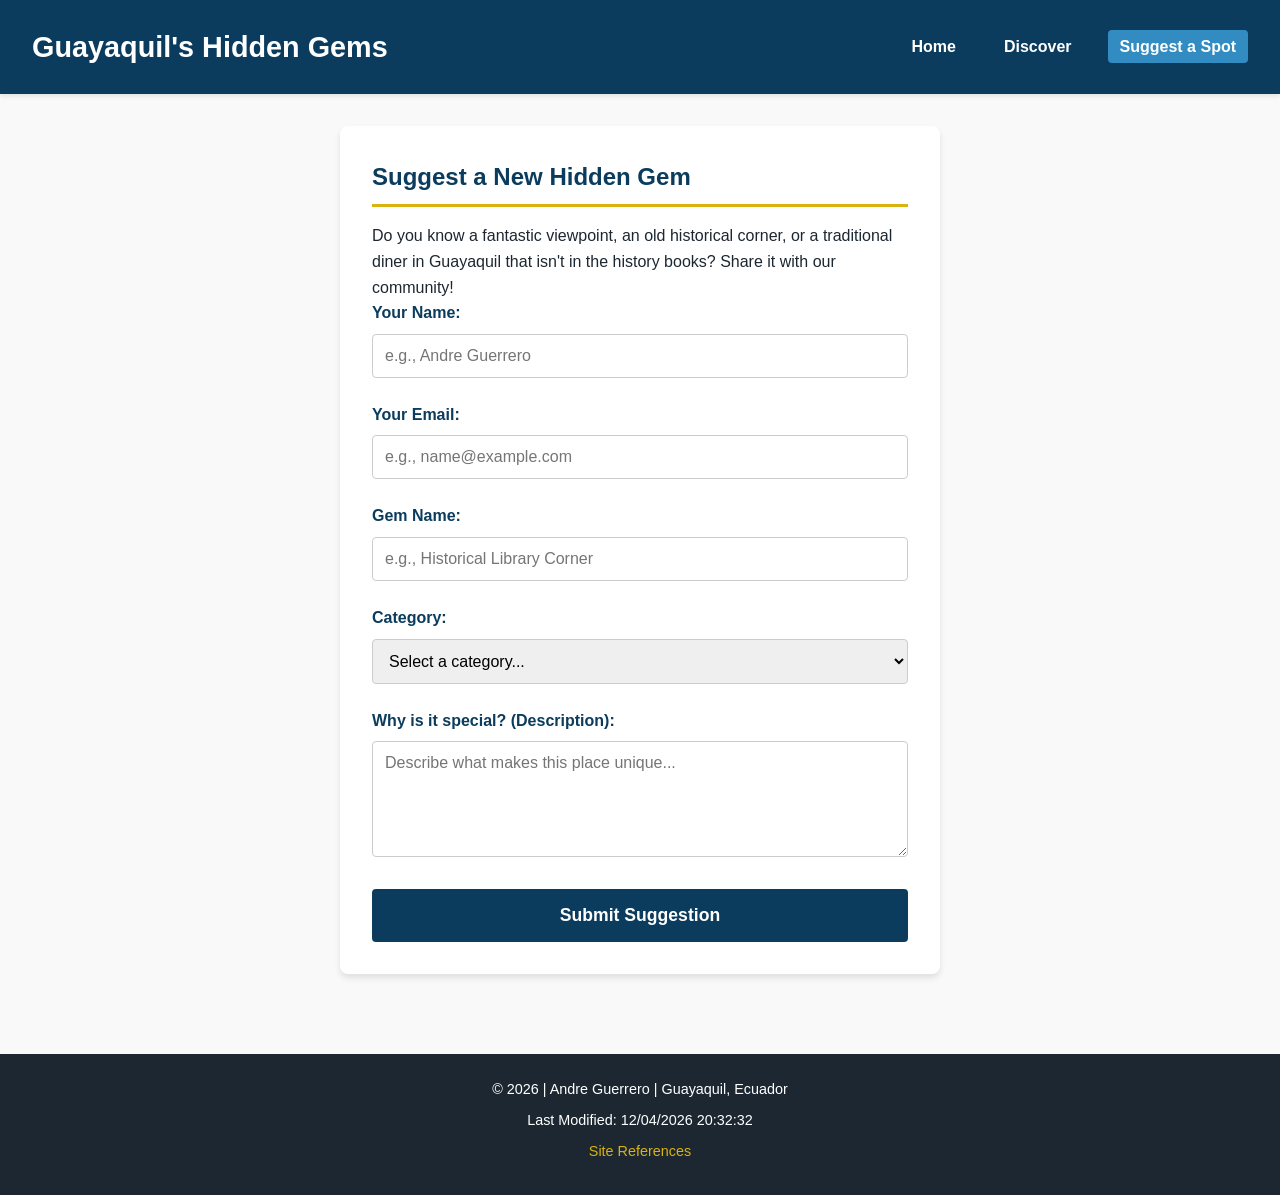
<file: project/suggest.html>
<!DOCTYPE html>
<html lang="en">
<head>
    <meta charset="UTF-8">
    <meta name="viewport" content="width=device-width, initial-scale=1.0">
    <title>Guayaquil's Hidden Gems | Suggest a Spot</title>
    <meta name="description" content="Share your favorite secret spots in Guayaquil with us and help others discover the city.">
    <link rel="stylesheet" href="styles/styles.css">
    <script src="scripts/main.js" defer></script>
</head>
<body>

    <header>
        <div class="logo-area">
            <h1>Guayaquil's Hidden Gems</h1>
        </div>
        <nav>
            <ul class="nav-links">
                <li><a href="index.html">Home</a></li>
                <li><a href="discover.html">Discover</a></li>
                <li><a href="suggest.html" class="active">Suggest a Spot</a></li>
            </ul>
        </nav>
    </header>

    <main>
        <section class="form-container">
            <h2>Suggest a New Hidden Gem</h2>
            <p>Do you know a fantastic viewpoint, an old historical corner, or a traditional diner in Guayaquil that isn't in the history books? Share it with our community!</p>
            
            <form id="gem-suggestion-form">
                <div class="form-group">
                    <label for="userName">Your Name:</label>
                    <input type="text" id="userName" name="userName" required placeholder="e.g., Andre Guerrero">
                </div>

                <div class="form-group">
                    <label for="userEmail">Your Email:</label>
                    <input type="email" id="userEmail" name="userEmail" required placeholder="e.g., name@example.com">
                </div>

                <div class="form-group">
                    <label for="gemName">Gem Name:</label>
                    <input type="text" id="gemName" name="gemName" required placeholder="e.g., Historical Library Corner">
                </div>

                <div class="form-group">
                    <label for="gemCategory">Category:</label>
                    <select id="gemCategory" name="gemCategory" required>
                        <option value="" disabled selected>Select a category...</option>
                        <option value="nature">Nature & Parks</option>
                        <option value="culture">Culture & History</option>
                        <option value="gastronomy">Local Flavors</option>
                    </select>
                </div>

                <div class="form-group">
                    <label for="gemDescription">Why is it special? (Description):</label>
                    <textarea id="gemDescription" name="gemDescription" rows="5" required placeholder="Describe what makes this place unique..."></textarea>
                </div>

                <button type="submit" class="btn submit-btn">Submit Suggestion</button>
            </form>

            <div id="form-feedback" class="feedback-box hidden"></div>
        </section>
    </main>

    <footer>
        <p>&copy; <span id="currentyear"></span> | Andre Guerrero | Guayaquil, Ecuador</p>
        <p id="lastModified"></p>
        <p><a href="references.html">Site References</a></p>
    </footer>

</body>
</html>
</file>
<file: styles/base.css>
:root {
    --primary-blue: #1f4f78;
    --dark-grey: #333;
    --bright-yellow: #fffb00; 
    --white: #ffffff;
}

body {
    font-family: 'Roboto', Arial, sans-serif;
    margin: 0;
    background-color: #f4f4f4;
    line-height: 1.6;
}


header {
    background-color: var(--primary-blue);
    color: var(--white);
}

#course-title {
    display: block;
    text-align: center;
    padding: 20px;
    font-size: 2rem;
    font-family: 'Oswald', sans-serif;
}

nav {
    display: flex;
    justify-content: space-around;
    background-color: var(--dark-grey);
    padding: 15px;
}

nav a {
    color: var(--white);
    text-decoration: none;
    font-weight: bold;
    transition: 0.3s;
}

nav a:hover {
    color: var(--bright-yellow);
    text-decoration: underline;
}


main {
    max-width: 1000px;
    margin: auto;
    padding: 20px;
}

h1 {
    text-align: center;
    font-family: 'Oswald', sans-serif;
    border-bottom: 1px solid #ccc;
    padding-bottom: 10px;
}


.cards {
    display: grid;
    grid-template-columns: 2fr 1fr;
    gap: 20px;
}

.card {
    background-color: var(--white);
    border-radius: 8px;
    box-shadow: 0 2px 5px rgba(0,0,0,0.1);
    overflow: hidden;
}

.card h2 {
    background-color: var(--primary-blue);
    color: var(--white);
    margin: 0;
    padding: 15px;
    text-align: center;
    font-family: 'Oswald', sans-serif;
}


.about {
    display: flex;
    gap: 20px;
    padding: 20px;
    align-items: center;
}

.profile {
    width: 200px;         
    height: 200px;        
    object-fit: cover;    
    object-position: top; 
    border: 3px solid #eee;
}

.country {
    display: flex;
    gap: 15px;
    align-items: center;
    margin-top: 15px;
}

.country img {
    width: 100px;
    height: auto;
}


footer {
    background-color: var(--primary-blue);
    color: var(--white);
    text-align: center;
    padding: 25px;
    margin-top: 30px;
}

#lastModified {
    color: var(--bright-yellow);
    font-weight: bold;
    margin-top: 10px;
}


@media (max-width: 768px) {
    .cards {
        grid-template-columns: 1fr;
    }

    .about {
        flex-direction: column;
        text-align: center;
    }

    nav {
        flex-direction: column;
        gap: 10px;
    }
}
</file>
<file: project/styles/styles.css>
:root {
    --primary-color: #0b3c5d;    
    --secondary-color: #328cc1;  
    --accent-color: #d9b310;     
    --dark-color: #1d2731;       
    --light-color: #f9f9f9;      
    --white: #ffffff;
    --font-main: 'Segoe UI', Tahoma, Geneva, Verdana, sans-serif;
}


* {
    margin: 0;
    padding: 0;
    box-sizing: border-box;
}

body {
    font-family: var(--font-main);
    line-height: 1.6;
    color: var(--dark-color);
    background-color: var(--light-color);
    display: flex;
    flex-direction: column;
    min-height: 100vh;
}


header {
    background-color: var(--primary-color);
    color: var(--white);
    padding: 1.5rem 1rem;
    display: flex;
    flex-direction: column;
    align-items: center;
    text-align: center;
    box-shadow: 0 2px 5px rgba(0,0,0,0.1);
}

header h1 {
    font-size: 1.8rem;
    margin-bottom: 1rem;
    font-weight: 600;
}

nav ul {
    list-style: none;
    display: flex;
    gap: 1.5rem;
}

nav a {
    color: var(--white);
    text-decoration: none;
    font-weight: bold;
    padding: 0.5rem 0.75rem;
    border-radius: 4px;
    transition: background-color 0.3s ease;
}

nav a:hover, nav a.active {
    background-color: var(--secondary-color);
    color: var(--white);
}


main {
    flex: 1;
    max-width: 1200px;
    margin: 2rem auto;
    padding: 0 1rem;
    width: 100%;
}

section {
    margin-bottom: 3rem;
}

h2 {
    color: var(--primary-color);
    margin-bottom: 1rem;
    border-bottom: 3px solid var(--accent-color);
    padding-bottom: 0.5rem;
}


.btn {
    display: inline-block;
    background-color: var(--primary-color);
    color: var(--white);
    padding: 0.75rem 1.5rem;
    text-decoration: none;
    border-radius: 4px;
    font-weight: bold;
    transition: background-color 0.3s ease;
    border: none;
    cursor: pointer;
}

.btn:hover {
    background-color: var(--secondary-color);
}

.hero {
    background-color: var(--primary-color);
    color: var(--white);
    padding: 3rem 2rem;
    border-radius: 8px;
    text-align: center;
    margin-bottom: 2rem;
}

.hero h2 {
    color: var(--accent-color);
    border: none;
    font-size: 2rem;
}

.intro-grid {
    display: grid;
    grid-template-columns: 1fr;
    gap: 2rem;
    background: var(--white);
    padding: 2rem;
    border-radius: 8px;
    box-shadow: 0 2px 4px rgba(0,0,0,0.05);
}

.directory-intro {
    text-align: center;
    margin-bottom: 2rem;
}

.filters {
    display: flex;
    justify-content: center;
    flex-wrap: wrap;
    gap: 0.5rem;
    margin-top: 1.5rem;
}

.filter-btn {
    background-color: #e0e0e0;
    color: var(--dark-color);
    border: none;
    padding: 0.5rem 1rem;
    font-weight: bold;
    border-radius: 20px;
    cursor: pointer;
    transition: all 0.3s ease;
}

.filter-btn:hover, .filter-btn.active {
    background-color: var(--secondary-color);
    color: var(--white);
}

.gems-grid {
    display: grid;
    grid-template-columns: repeat(auto-fit, minmax(280px, 1fr));
    gap: 2rem;
}

.gem-card {
    background-color: var(--white);
    border-radius: 8px;
    overflow: hidden;
    box-shadow: 0 4px 6px rgba(0,0,0,0.1);
    display: flex;
    flex-direction: column;
}

.gem-img {
    width: 100%;
    height: 200px;
    object-fit: cover;
    background-color: #ccc; 
}

.gem-info {
    padding: 1.5rem;
    display: flex;
    flex-direction: column;
    flex-grow: 1;
}

.gem-info h3 {
    margin: 0.5rem 0;
    color: var(--primary-color);
}

.category-tag {
    font-size: 0.75rem;
    font-weight: bold;
    padding: 0.25rem 0.5rem;
    border-radius: 4px;
    align-self: flex-start;
    color: var(--white);
}

.category-tag.nature { background-color: #27ae60; }
.category-tag.culture { background-color: #8e44ad; }
.category-tag.gastronomy { background-color: #e67e22; }

.gem-highlight {
    margin-top: auto;
    padding-top: 1rem;
    font-size: 0.9rem;
    border-top: 1px solid #eee;
}

.form-container {
    background-color: var(--white);
    padding: 2rem;
    border-radius: 8px;
    box-shadow: 0 4px 6px rgba(0,0,0,0.1);
    max-width: 600px;
    margin: 0 auto;
}

.form-group {
    margin-bottom: 1.5rem;
}

.form-group label {
    display: block;
    margin-bottom: 0.5rem;
    font-weight: bold;
    color: var(--primary-color);
}

.form-group input,
.form-group select,
.form-group textarea {
    width: 100%;
    padding: 0.75rem;
    border: 1px solid #ccc;
    border-radius: 4px;
    font-family: inherit;
    font-size: 1rem;
}

.form-group input:focus,
.form-group select:focus,
.form-group textarea:focus {
    outline: 2px solid var(--secondary-color);
}

.submit-btn {
    width: 100%;
    padding: 1rem;
    font-size: 1.1rem;
}

.feedback-box {
    margin-top: 2rem;
    padding: 1.5rem;
    background-color: #e8f4fd;
    border-left: 5px solid var(--secondary-color);
    border-radius: 4px;
}

.feedback-box h3 {
    color: var(--primary-color);
    margin-bottom: 0.5rem;
}

.counter-text {
    margin-top: 0.5rem;
    font-style: italic;
    color: #555;
}

.hidden {
    display: none !important;
}


footer {
    background-color: var(--dark-color);
    color: var(--white);
    text-align: center;
    padding: 1.5rem;
    font-size: 0.9rem;
    margin-top: 3rem;
}

footer p {
    margin-bottom: 0.5rem;
}

footer a {
    color: var(--accent-color);
    text-decoration: none;
}

footer a:hover {
    text-decoration: underline;
}


@media (min-width: 768px) {
    header {
        flex-direction: row;
        justify-content: space-between;
        padding: 1.5rem 2rem;
    }

    header h1 {
        margin-bottom: 0;
    }

    .intro-grid {
        grid-template-columns: 2fr 1fr;
    }
}
</file>
<file: styles/filtered-temples.css>
* {
    margin: 0;
    padding: 0;
    box-sizing: border-box;
}

body {
    font-family: 'Segoe UI', Arial, sans-serif;
    line-height: 1.6;
    background-color: #f0f2f5;
    color: #333;
}

header {
    background-color: #102a43;
    color: white;
    padding: 1.5rem 1rem;
    display: flex;
    flex-direction: column;
    align-items: center;
    position: relative;
}

header h1 {
    margin-bottom: 1rem;
    font-size: 1.8rem;
}


#menu {
    font-size: 1.8rem;
    background: none;
    border: none;
    color: white;
    cursor: pointer;
    display: none; 
    position: absolute;
    right: 1rem;
    top: 1.3rem;
}

nav {
    width: 100%;
}


nav ul {
    display: flex; 
    justify-content: center;
    flex-wrap: wrap;
    gap: 1rem;
    padding: 0;
    list-style: none;
}

nav a {
    color: #bcccdc;
    text-decoration: none;
    font-weight: bold;
    padding: 0.5rem 1rem;
    display: block;
    transition: color 0.3s, background-color 0.3s;
}

nav a:hover {
    color: white;
    background-color: #243b53;
    border-radius: 4px;
}

main {
    max-width: 1200px;
    margin: 2rem auto;
    padding: 0 1rem;
}

main h2 {
    text-align: center;
    margin-bottom: 2rem;
    color: #102a43;
}

#temple-cards-container {
    display: grid;
    grid-template-columns: repeat(auto-fit, minmax(280px, 1fr));
    gap: 2rem;
}


.temple-card {
    background: white;
    border: 1px solid #d9e2ec;
    border-radius: 8px;
    overflow: hidden;
    box-shadow: 0 4px 6px rgba(0, 0, 0, 0.05);
    display: flex;
    flex-direction: column;
}

.temple-card h3 {
    background-color: #334e68;
    color: white;
    padding: 1rem;
    font-size: 1.2rem;
}

.temple-card p {
    padding: 0.4rem 1rem;
    font-size: 0.95rem;
}

.temple-card p span {
    font-weight: bold;
    color: #102a43;
}

.temple-card img {
    width: 100%;
    height: 220px;
    object-fit: cover;
    margin-top: auto; 
    display: block;
}

footer {
    background-color: #102a43;
    color: #bcccdc;
    text-align: center;
    padding: 1.5rem 1rem;
    margin-top: 3rem;
    font-size: 0.9rem;
}

footer p {
    margin: 0.2rem 0;
}


@media (max-width: 768px) {
    #menu {
        display: block; 
    }

    
    nav ul {
        display: none; 
        flex-direction: column;
        width: 100%;
        text-align: center;
        background-color: #1b3a5a;
        margin-top: 0.5rem;
        border-radius: 4px;
    }

    nav ul.open {
        display: flex; 
    }
    
    nav a {
        padding: 0.8rem;
    }
}
</file>
<file: styles/form.css>
:root {
    --primary-color: #2563eb;
    --primary-hover: #1d4ed8;
    --bg-color: #f8fafc;
    --card-bg: #ffffff;
    --text-color: #1e293b;
    --border-color: #cbd5e1;
    --star-color: #eab308;
    --required-color: #dc2626;
    --footer-bg: #0f172a;
    --success-color: #16a34a;
}


* {
    box-sizing: border-box;
    margin: 0;
    padding: 0;
}

body {
    font-family: 'Segoe UI', Tahoma, Geneva, Verdana, sans-serif;
    background-color: var(--bg-color);
    color: var(--text-color);
    line-height: 1.6;
    display: flex;
    flex-direction: column;
    min-height: 100vh;
}

header, footer {
    background-color: var(--footer-bg);
    color: #ffffff;
    text-align: center;
    padding: 1.5rem;
}

footer {
    font-size: 0.9rem;
    margin-top: auto;
}

main {
    flex: 1;
    padding: 1.5rem 1rem;
    display: flex;
    justify-content: center;
    align-items: center;
}


.review-form {
    background: var(--card-bg);
    padding: 1.5rem;
    border-radius: 8px;
    box-shadow: 0 4px 6px -1px #0000001a;
    width: 100%;
    max-width: 600px;
}

.form-group {
    margin-bottom: 1.25rem;
    border: none;
}

label, legend {
    display: block;
    font-weight: 600;
    margin-bottom: 0.5rem;
}

.required {
    color: var(--required-color);
}

input[type="text"],
input[type="date"],
select,
textarea {
    width: 100%;
    padding: 0.75rem;
    border: 1px solid var(--border-color);
    border-radius: 4px;
    font-family: inherit;
    font-size: 1rem;
    outline: none;
    transition: border-color 0.2s;
}

input:focus, select:focus, textarea:focus {
    border-color: var(--primary-color);
}


.checkbox-group {
    display: flex;
    flex-direction: column;
    gap: 0.5rem;
}

.checkbox-option {
    display: flex;
    align-items: center;
    gap: 0.5rem;
}

.checkbox-option input[type="checkbox"] {
    width: 1.1rem;
    height: 1.1rem;
    cursor: pointer;
}

.checkbox-option label {
    margin-bottom: 0;
    font-weight: 400;
    cursor: pointer;
}


.star-rating {
    display: flex;
    flex-direction: row-reverse;
    justify-content: flex-end;
    gap: 0.25rem;
    font-size: 2.25rem;
}

.star-rating input {
    display: none;
}

.star-rating label {
    color: #cbd5e1;
    cursor: pointer;
    transition: color 0.2s;
    margin: 0;
}

.star-rating label:hover,
.star-rating label:hover ~ label,
.star-rating input:checked ~ label {
    color: var(--star-color);
}


.submit-btn, .back-btn {
    display: inline-block;
    width: 100%;
    background-color: var(--primary-color);
    color: #ffffff;
    padding: 0.75rem;
    border: none;
    border-radius: 4px;
    font-size: 1rem;
    font-weight: 600;
    cursor: pointer;
    text-align: center;
    text-decoration: none;
    transition: background-color 0.2s;
}

.submit-btn:hover, .back-btn:hover {
    background-color: var(--primary-hover);
}


.confirmation-card {
    background: #ffffff;
    padding: 2.5rem 2rem;
    border-radius: 8px;
    text-align: center;
    box-shadow: 0 4px 6px -1px #0000001a;
    max-width: 500px;
    width: 100%;
}

.success-icon {
    font-size: 4rem;
    color: var(--success-color);
    margin-bottom: 1rem;
    line-height: 1;
}

.counter-display {
    margin: 1.5rem 0;
    font-size: 1.2rem;
    color: #475569;
}

.counter-display strong {
    color: var(--primary-color);
    font-size: 1.4rem;
    background: #2563eb1a;
    padding: 0.2rem 0.6rem;
    border-radius: 4px;
}

hr {
    border: 0;
    height: 1px;
    background: var(--border-color);
    margin: 1.5rem 0;
}


@media (min-width: 600px) {
    main {
        padding: 3rem 2rem;
    }
    .review-form {
        padding: 2.5rem;
    }
}
</file>
<file: styles/place.css>
:root {
    --primary-color: #006d5b;   
    --accent-color: #ffbe0b;    
    --dark-color: #2b2d42;      
    --bg-color: #f4f6f6;        
    --card-bg: #ffffff;         
    --padding-base: 15px;
}


body {
    font-family: 'Segoe UI', Tahoma, Geneva, Verdana, sans-serif;
    background-color: var(--bg-color);
    color: var(--dark-color);
    margin: 0;
    padding: 0;
}

header {
    background-color: var(--primary-color);
    color: white;
    text-align: center;
    padding: var(--padding-base);
    border-bottom: 4px solid var(--accent-color);
}

header h1 {
    margin: 0;
    font-size: 1.8rem;
}

.hero-container img {
    width: 100%;
    height: auto;
    display: block;
    object-fit: cover;
}

.data-card {
    background-color: var(--card-bg);
    margin: 20px var(--padding-base);
    padding: var(--padding-base);
    border-radius: 8px;
    box-shadow: 0 4px 6px rgba(0, 0, 0, 0.05);
}

.data-card h2 {
    color: var(--primary-color);
    margin-top: 0;
    border-bottom: 2px solid var(--bg-color);
    padding-bottom: 5px;
}

.data-card ul {
    list-style: none;
    padding: 0;
    margin: 0;
}

.data-card li {
    margin-bottom: 10px;
    font-size: 1.1rem;
}

.weather-icon-mobile {
    display: block;
    margin: 10px 0;
}

footer {
    background-color: var(--primary-color);
    color: white;
    text-align: center;
    padding: var(--padding-base);
    margin-top: 40px;
    font-size: 0.9rem;
}

footer p {
    margin: 5px 0;
}


@media (min-width: 900px) {
    main {
        display: grid;
        grid-template-columns: 2fr 1fr;
        gap: 20px;
        max-width: 1200px;
        margin: 30px auto;
        padding: 0 var(--padding-base);
    }

    .hero-container {
        grid-column: 1 / -1;
    }

    .data-card {
        margin: 0;
    }

    
    .weather-icon-mobile {
        display: none;
    }

    
    .weather-heading::after {
        content: " ⛅";
        font-size: 1.4rem;
        vertical-align: middle;
    }
}
</file>
<file: styles/temples.css>
* {
    margin: 0;
    padding: 0;
    box-sizing: border-box;
}

body {
    font-family: 'Poppins', sans-serif;
    background-color: #f2f2f2;
    color: #000;
}



header {
    background-color: #4b0082;
    color: white;
    padding: 1rem;
}

header h1 {
    text-align: center;
    margin-bottom: 0.5rem;
}



#menu {
    display: block;
    background: none;
    border: none;
    color: white;
    font-size: 2rem;
    cursor: pointer;
    margin: 0 auto;
}

#menu::before {
    content: "☰";
}

#menu.open::before {
    content: "✖";
}



nav {
    display: none;
    flex-direction: column;
    text-align: center;
}

nav.open {
    display: flex;
}

nav a {
    color: white;
    text-decoration: none;
    padding: 1rem;
    transition: background-color 0.3s ease;
}

nav a:hover {
    background-color: #6a0dad;
}



main {
    max-width: 1200px;
    margin: 0 auto;
    padding: 1rem;
}

main h2 {
    text-align: center;
    margin-bottom: 1.5rem;
    font-size: 2rem;
}



.gallery {
    display: grid;
    grid-template-columns: 1fr;
    gap: 1rem;
}



figure {
    background-color: white;
    padding: 0.5rem;
    border-radius: 10px;
    text-align: center;
    min-height: 300px;

    box-shadow: 0 0 10px rgba(0, 0, 0, 0.1);
}


figure img {
    width: 100%;
    height: 220px;
    object-fit: cover;
    border-radius: 5px;
}



figcaption {
    margin-top: 0.75rem;
    font-size: 1rem;
}



footer {
    background-color: #4b0082;
    color: white;
    text-align: center;
    padding: 1rem;
    margin-top: 2rem;
}

footer p {
    margin: 0.3rem;
}
</file>
<file: styles/temples-large.css>
@media screen and (min-width: 768px) {

    

    #menu {
        display: none;
    }

    

    nav {
        display: flex;
        flex-direction: row;
        justify-content: center;
        gap: 1rem;
    }

    

    .gallery {
        grid-template-columns: repeat(3, 1fr);
    }
}
</file>
<file: project/styles/siteplan.css>
:root {
    --primary-color: #0056b3;    
    --secondary-color: #20c997;  
    --accent-color: #ffc107;     
    --text-color: #212529;       
    --bg-color: #f8f9fa;         
    --surface-color: #ffffff;   
}

body {
    font-family: "Segoe UI", Roboto, Helvetica, Arial, sans-serif;
    line-height: 1.7;
    color: var(--text-color);
    background-color: var(--bg-color);
    margin: 0;
    padding: 20px;
}

header {
    background-color: var(--primary-color);
    color: #ffffff;
    padding: 40px 20px;
    text-align: center;
    border-radius: 6px;
    margin-bottom: 30px;
}

header h1 {
    margin: 0;
    font-size: 2.5rem;
}

header p {
    margin: 10px 0 0 0;
    color: #e9ecef;
    font-size: 1.1rem;
}

main {
    max-width: 960px;
    margin: 0 auto;
}

section {
    background-color: var(--surface-color);
    padding: 30px;
    margin-bottom: 30px;
    border-radius: 6px;
    box-shadow: 0 1px 3px rgba(0, 0, 0, 0.1);
    border-top: 4px solid var(--secondary-color);
}

h2 {
    color: var(--primary-color);
    margin-top: 0;
    font-size: 1.75rem;
    border-bottom: 1px solid #dee2e6;
    padding-bottom: 10px;
}

h3 {
    color: var(--secondary-color);
    font-size: 1.25rem;
    margin-top: 20px;
    margin-bottom: 5px;
}


.palette-container {
    display: flex;
    gap: 15px;
    flex-wrap: wrap;
    margin-top: 20px;
}

.palette-card {
    flex: 1;
    min-width: 200px;
    background: var(--surface-color);
    border: 1px solid #dee2e6;
    border-radius: 6px;
    overflow: hidden;
    text-align: center;
    padding-bottom: 15px;
}

.color-swatch {
    height: 60px;
    width: 100%;
    margin-bottom: 10px;
}

.primary-swatch { background-color: #0056b3; }
.secondary-swatch { background-color: #20c997; }
.accent-swatch { background-color: #ffc107; }

.swatch-label {
    font-weight: bold;
    font-size: 0.95rem;
    color: var(--primary-color);
}

.swatch-desc {
    font-size: 0.85rem;
    color: var(--text-color);
    padding: 0 10px;
}


.wireframe-grid {
    display: grid;
    grid-template-columns: repeat(auto-fit, minmax(320px, 1fr));
    gap: 30px;
    margin-top: 20px;
}

.wireframe-box {
    background-color: #e9ecef;
    border: 2px dashed #ced4da;
    padding: 20px;
    border-radius: 6px;
}

.wireframe-box h3 {
    text-align: center;
    margin-top: 0;
    margin-bottom: 15px;
    color: var(--primary-color);
}

.wf-element {
    background-color: #ffffff;
    border: 1px solid #adb5bd;
    color: #495057;
    text-align: center;
    padding: 10px;
    margin-bottom: 10px;
    font-size: 0.85rem;
    font-weight: bold;
    border-radius: 4px;
}

.wf-mobile-hero {
    height: 80px;
}

.wf-desktop-hero {
    height: 100px;
}

.wf-row {
    display: flex;
    gap: 10px;
    margin-bottom: 10px;
}

.wf-row .wf-element {
    flex: 1;
    margin-bottom: 0;
}

.wf-flex-double {
    flex: 2 !important;
}

footer {
    text-align: center;
    margin-top: 50px;
    padding: 25px;
    background-color: var(--primary-color);
    color: #ffffff;
    border-radius: 6px;
}
</file>
